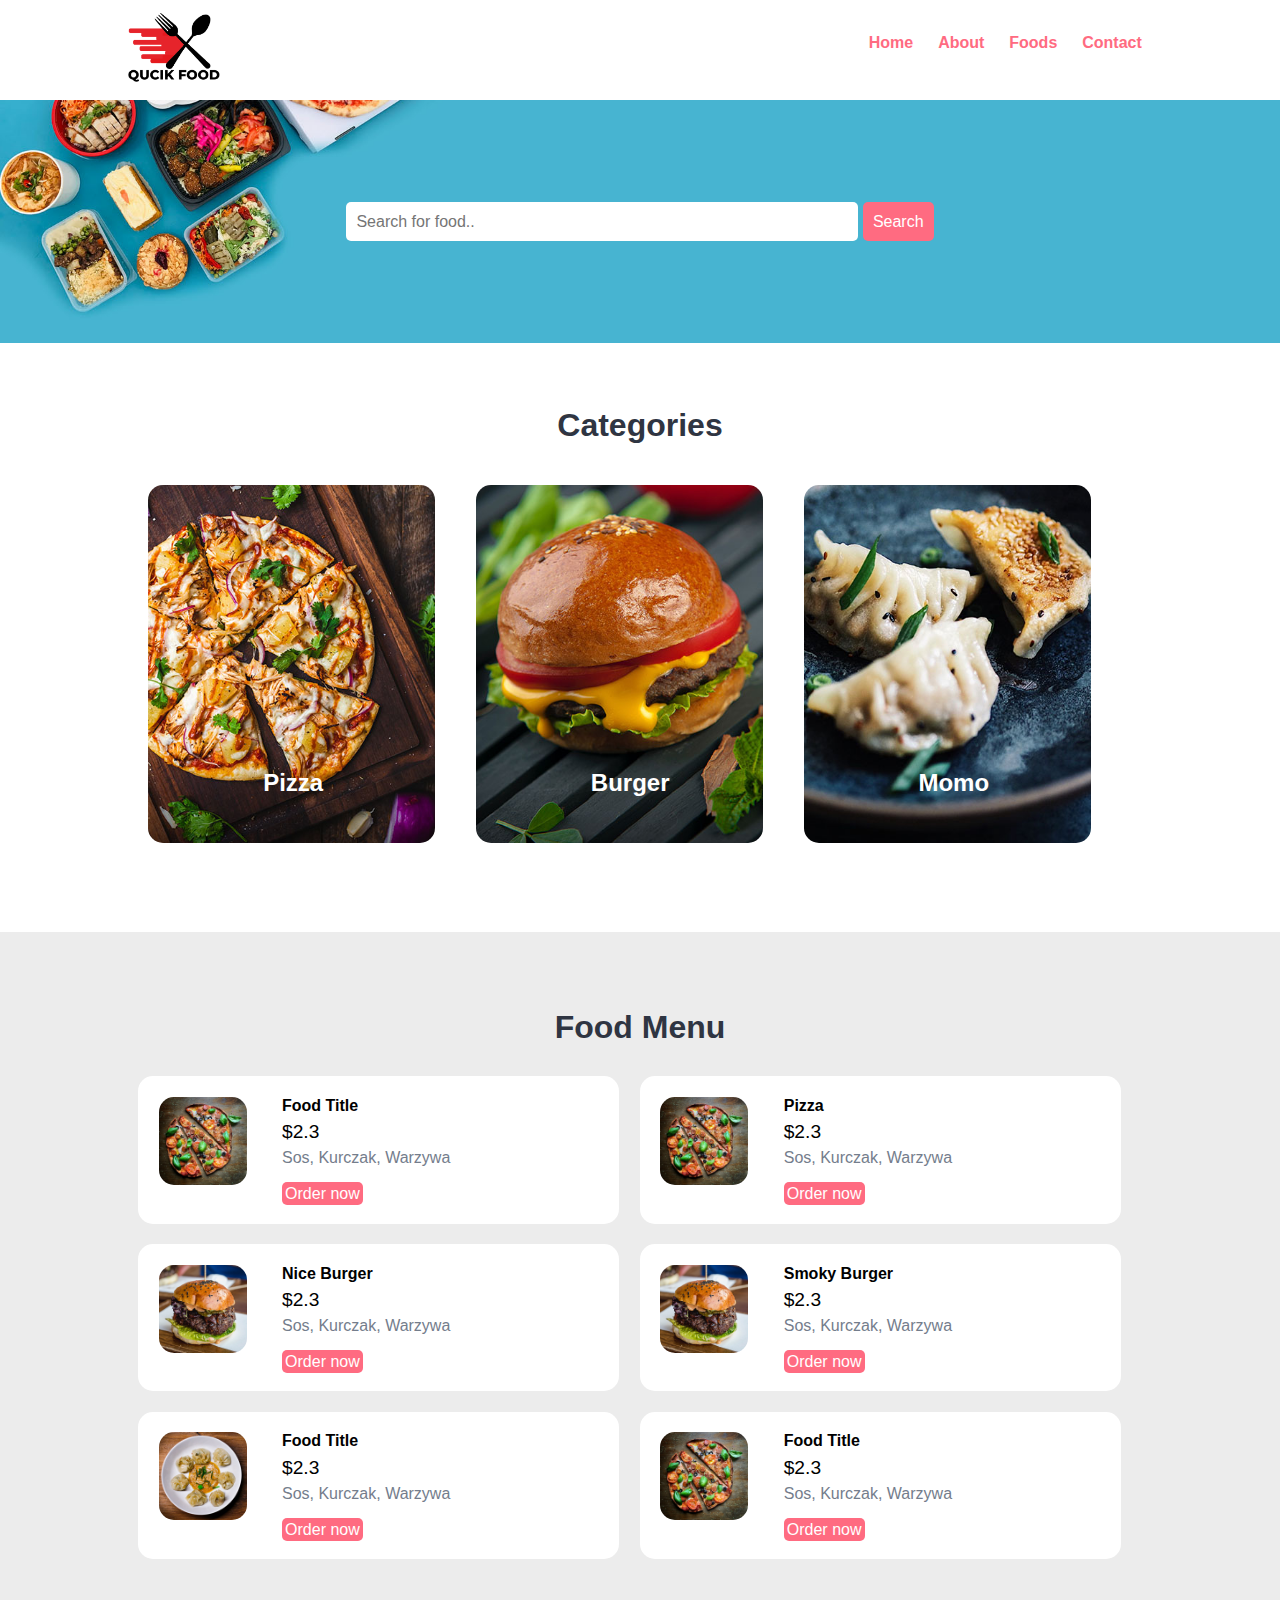
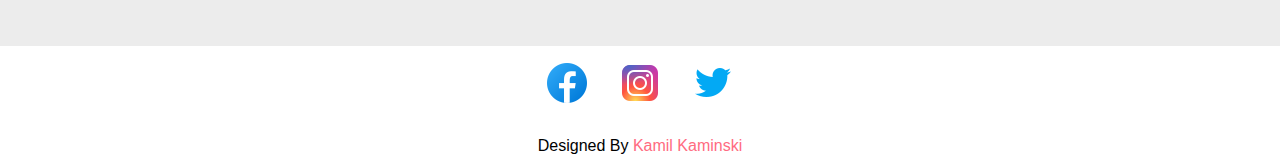
<file: index.html>
<!DOCTYPE html>
<html lang="en">
  <head>
    <meta charset="UTF-8" />
    <meta http-equiv="X-UA-Compatible" content="IE=edge" />
    <!-- Wazne zeby strona byla responsywna -->
    <meta name="viewport" content="width=device-width, initial-scale=1.0" />
    <link rel="stylesheet" href="css/style.css" />
    <title>Restauracja</title>
  </head>
  <body>
    <!-- Sekcja Navbar -->
    <section class="navbar">
      <div class="container">
        <div class="logo">
          <img
            src="/images/logo.png"
            alt="Restaurant Logo"
            class="img-responsive"
          />
        </div>
        <div class="menu text-right">
          <ul>
            <li>
              <a href="#">Home</a>
            </li>
            <li>
              <a href="#">About</a>
            </li>
            <li>
              <a href="#">Foods</a>
            </li>
            <li>
              <a href="#">Contact</a>
            </li>
          </ul>
        </div>

        <div class="clearfix"></div>
      </div>
    </section>
    <!-- Sekcja Navbar sie konczy -->

    <!-- Sekcja wyszukiwania -->
    <section class="food-search text-center">
      <div class="container">
        <form action="">
          <input type="search" name="search" placeholder="Search for food.." />
          <input
            type="submit"
            name="submit"
            value="Search"
            class="btn btn-primary"
          />
        </form>
      </div>
    </section>
    <!-- Sekcja wyszukiwania sie konczy -->

    <!-- Sekcja kategorii -->
    <section class="categories">
      <div class="container">
        <h2 class="text-center">Categories</h2>

        <a href="#">
          <div class="box-3 float-container">
            <img
              src="images/pizza.jpg"
              alt="Pizza"
              class="img-responsive img-curve"
            />
            <h3 class="float-text text-white">Pizza</h3>
          </div>
        </a>

        <a href="#">
          <div class="box-3 float-container">
            <img
              src="images/burger.jpg"
              alt="Burger"
              class="img-responsive img-curve"
            />
            <h3 class="float-text text-white">Burger</h3>
          </div>
        </a>

        <a href="#">
          <div class="box-3 float-container">
            <img
              src="images/momo.jpg"
              alt="Momo"
              class="img-responsive img-curve"
            />
            <h3 class="float-text text-white">Momo</h3>
          </div>
        </a>

        <div class="clearfix"></div>
      </div>
    </section>
    <!-- Sekcja kategorii sie konczy -->

    <!-- Sekcja menu -->
    <section class="food-menu">
      <div class="container">
        <h2 class="text-center">Food Menu</h2>

        <div class="food-menu-box">
          <div class="food-menu-img">
            <img
              src="/images/menu-pizza.jpg"
              alt="Pizza"
              class="img-responsive img-curve"
            />
          </div>

          <div class="food-menu-desc">
            <h4>Food Title</h4>
            <p class="food-price">$2.3</p>
            <p class="food-detail">Sos, Kurczak, Warzywa</p>
            <br />

            <a href="#" class="btn btn-primary"> Order now </a>
          </div>
        </div>

        <div class="food-menu-box">
          <div class="food-menu-img">
            <img
              src="/images/menu-pizza.jpg"
              alt="Pizza"
              class="img-responsive img-curve"
            />
          </div>

          <div class="food-menu-desc">
            <h4>Pizza</h4>
            <p class="food-price">$2.3</p>
            <p class="food-detail">Sos, Kurczak, Warzywa</p>
            <br />

            <a href="#" class="btn btn-primary"> Order now </a>
          </div>
        </div>

        <div class="food-menu-box">
          <div class="food-menu-img">
            <img
              src="/images/menu-burger.jpg"
              alt="Pizza"
              class="img-responsive img-curve"
            />
          </div>

          <div class="food-menu-desc">
            <h4>Nice Burger</h4>
            <p class="food-price">$2.3</p>
            <p class="food-detail">Sos, Kurczak, Warzywa</p>
            <br />

            <a href="#" class="btn btn-primary"> Order now </a>
          </div>
        </div>

        <div class="food-menu-box">
          <div class="food-menu-img">
            <img
              src="/images/menu-burger.jpg"
              alt="Pizza"
              class="img-responsive img-curve"
            />
          </div>

          <div class="food-menu-desc">
            <h4>Smoky Burger</h4>
            <p class="food-price">$2.3</p>
            <p class="food-detail">Sos, Kurczak, Warzywa</p>
            <br />

            <a href="#" class="btn btn-primary"> Order now </a>
          </div>
        </div>

        <div class="food-menu-box">
          <div class="food-menu-img">
            <img
              src="/images/menu-momo.jpg"
              alt="Pizza"
              class="img-responsive img-curve"
            />
          </div>

          <div class="food-menu-desc">
            <h4>Food Title</h4>
            <p class="food-price">$2.3</p>
            <p class="food-detail">Sos, Kurczak, Warzywa</p>
            <br />

            <a href="#" class="btn btn-primary"> Order now </a>
          </div>
        </div>

        <div class="food-menu-box">
          <div class="food-menu-img">
            <img
              src="/images/menu-pizza.jpg"
              alt="Pizza"
              class="img-responsive img-curve"
            />
          </div>

          <div class="food-menu-desc">
            <h4>Food Title</h4>
            <p class="food-price">$2.3</p>
            <p class="food-detail">Sos, Kurczak, Warzywa</p>
            <br />

            <a href="#" class="btn btn-primary"> Order now </a>
          </div>
        </div>

        <div class="clearfix"></div>
      </div>
    </section>
    <!-- Sekcja menu sie konczy -->

    <!-- Sekcja social -->
    <section class="social">
      <div class="container text-center">
        <ul>
          <li>
            <a href="#"><img src="/images/facebook.png" alt="Facebook" /></a>
          </li>
          <li>
            <a href="#"><img src="/images/instagram.png" alt="Instagram" /></a>
          </li>
          <li>
            <a href="#"><img src="/images/twitter.png" alt="Twitter" /></a>
          </li>
        </ul>
      </div>
    </section>
    <!-- Sekcja social sie konczy -->

    <!-- Sekcja stopki -->
    <section class="footer">
      <div class="container text-center">
        <p>Designed By <a href="#">Kamil Kaminski</a></p>
      </div>
    </section>
    <!-- Sekcja stopki sie konczy -->
  </body>
</html>
</file>
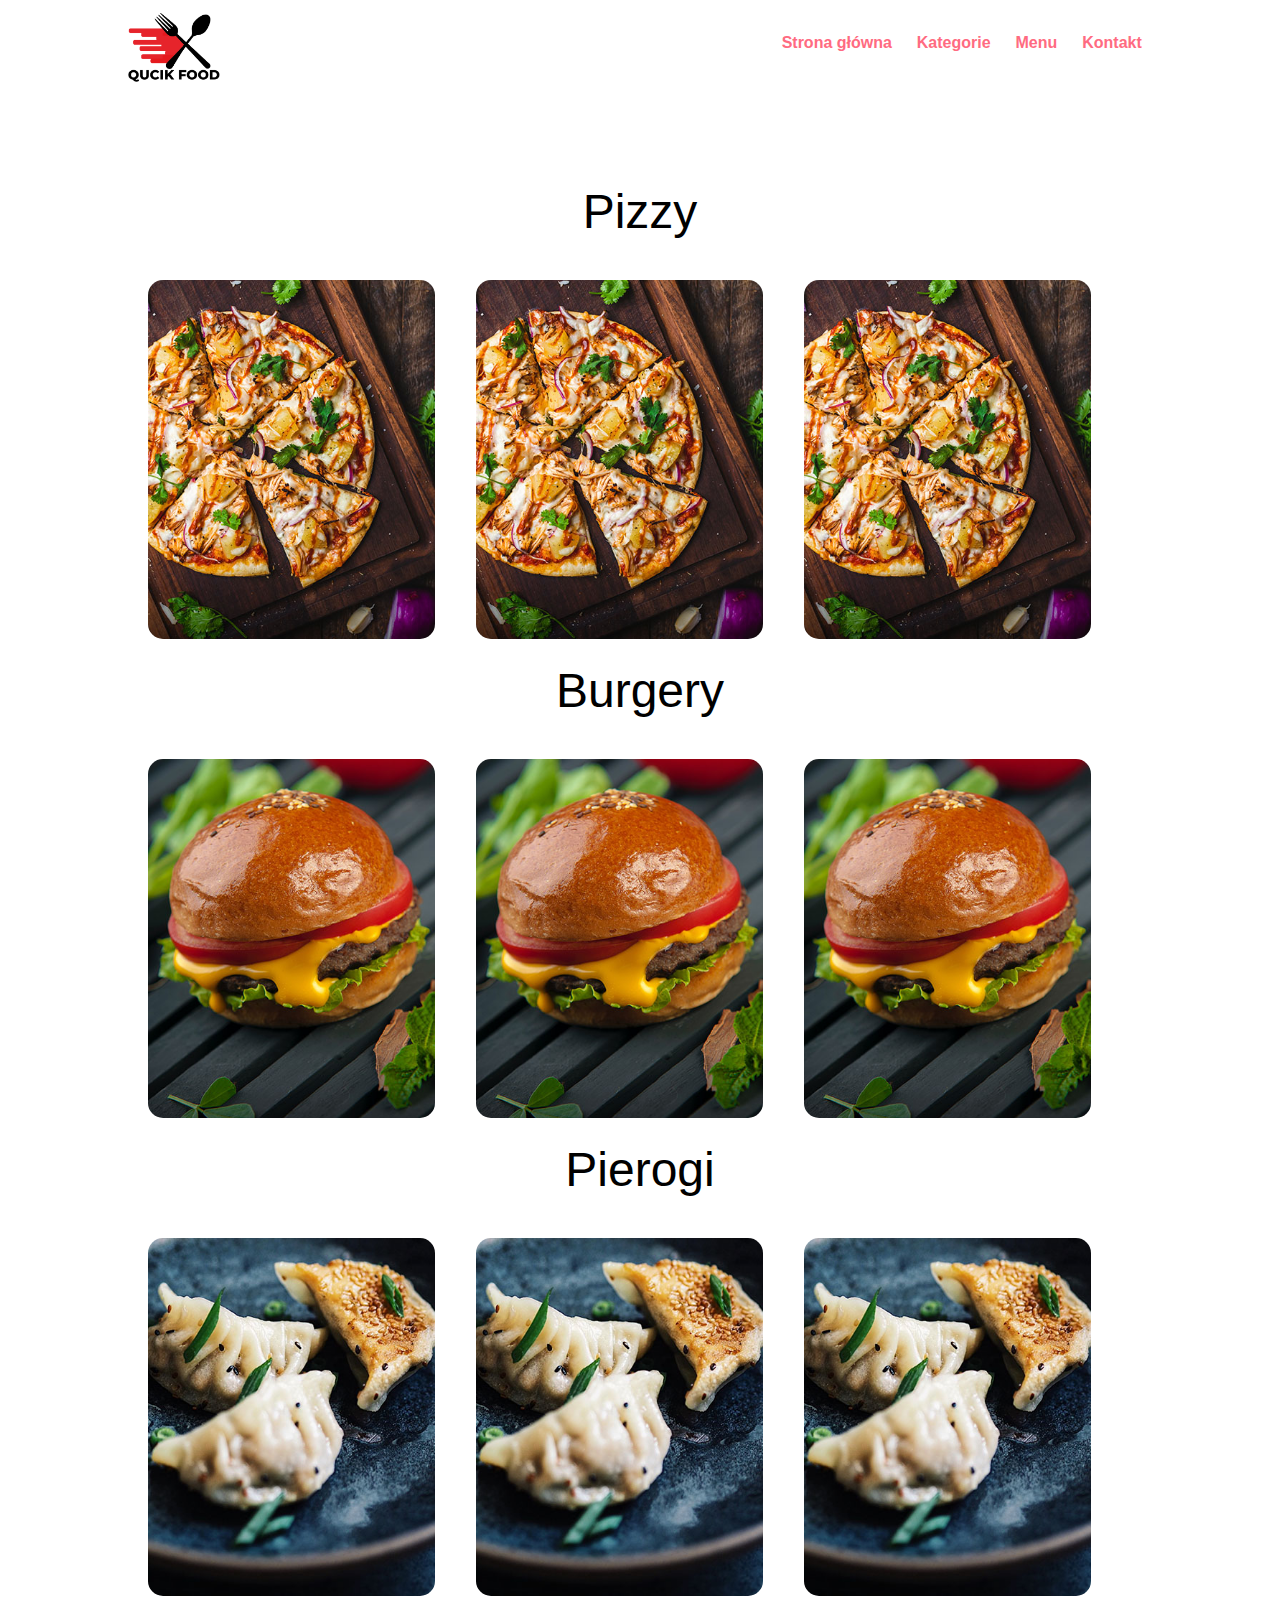
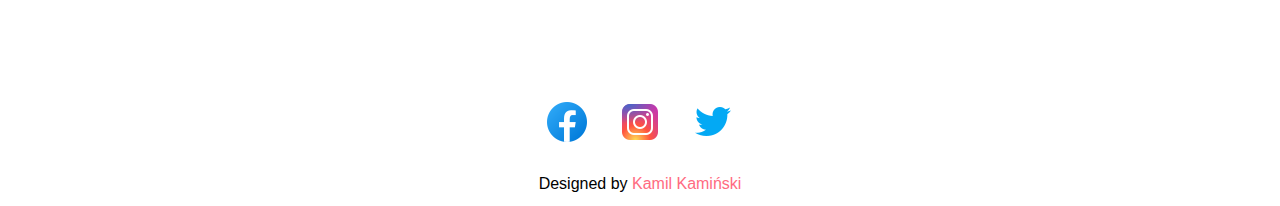
<file: categories.html>
<!DOCTYPE html>
<html lang="en">
  <head>
    <meta charset="UTF-8" />
    <meta http-equiv="X-UA-Compatible" content="IE=edge" />
    <!-- Wazne zeby strona byla responsywna -->
    <meta name="viewport" content="width=device-width, initial-scale=1.0" />
    <link rel="stylesheet" href="css/style.css" />
    <title>Restauracja</title>
  </head>
  <body>
    <!-- Sekcja Navbar -->
    <section class="navbar">
      <div class="container">
        <div class="logo">
          <img
            src="/images/logo.png"
            alt="Restaurant Logo"
            class="img-responsive"
          />
        </div>
        <div class="menu text-right">
          <ul>
            <li>
              <a href="glowna.html">Strona główna</a>
            </li>
            <li>
              <a href="categories.html">Kategorie</a>
            </li>
            <li>
              <a href="menu.html">Menu</a>
            </li>
            <li>
              <a href="contact.html">Kontakt</a>
            </li>
          </ul>
        </div>

        <div class="clearfix"></div>
      </div>
    </section>
    <!-- Sekcja Navbar sie konczy -->

    <!-- Sekcja kategorii -->
    <section class="categories">
      <div class="container">
        <div class="food-menu-title">Pizzy</div>

        <a href="menu.html">
          <div class="box-3 float-container">
            <img
              src="images/pizza.jpg"
              alt="Pizza"
              class="img-responsive img-curve"
            />
          </div>
        </a>

        <a href="menu.html">
          <div class="box-3 float-container">
            <img
              src="images/pizza.jpg"
              alt="Pizza"
              class="img-responsive img-curve"
            />
          </div>
        </a>

        <a href="menu.html">
          <div class="box-3 float-container">
            <img
              src="images/pizza.jpg"
              alt="Pizza"
              class="img-responsive img-curve"
            />
          </div>
        </a>

        <div class="food-menu-title">Burgery</div>
        <a href="menu.html">
          <div class="box-3 float-container">
            <img
              src="images/burger.jpg"
              alt="Burger"
              class="img-responsive img-curve"
            />
          </div>
        </a>

        <a href="menu.html">
          <div class="box-3 float-container">
            <img
              src="images/burger.jpg"
              alt="Burger"
              class="img-responsive img-curve"
            />
          </div>
        </a>

        <a href="menu.html">
          <div class="box-3 float-container">
            <img
              src="images/burger.jpg"
              alt="Burger"
              class="img-responsive img-curve"
            />
          </div>
        </a>

        <div class="food-menu-title">Pierogi</div>
        <a href="menu.html">
          <div class="box-3 float-container">
            <img
              src="images/pierogi.jpg"
              alt="Pierogi"
              class="img-responsive img-curve"
            />
          </div>
        </a>

        <a href="menu.html">
          <div class="box-3 float-container">
            <img
              src="images/pierogi.jpg"
              alt="Pierogi"
              class="img-responsive img-curve"
            />
          </div>
        </a>

        <a href="menu.html">
          <div class="box-3 float-container">
            <img
              src="images/pierogi.jpg"
              alt="Pierogi"
              class="img-responsive img-curve"
            />
          </div>
        </a>

        <div class="clearfix"></div>
      </div>
    </section>
    <!-- Sekcja kategorii sie konczy -->

    <!-- Sekcja social -->
    <section class="social">
      <div class="container text-center">
        <ul>
          <li>
            <a href="#"><img src="/images/facebook.png" alt="Facebook" /></a>
          </li>
          <li>
            <a href="#"><img src="/images/instagram.png" alt="Instagram" /></a>
          </li>
          <li>
            <a href="#"><img src="/images/twitter.png" alt="Twitter" /></a>
          </li>
        </ul>
      </div>
    </section>
    <!-- Sekcja social sie konczy -->

    <!-- Sekcja stopki -->
    <section class="footer">
      <div class="container text-center">
        <p>Designed by <a href="#">Kamil Kamiński</a></p>
      </div>
    </section>
    <!-- Sekcja stopki sie konczy -->
  </body>
</html>
</file>
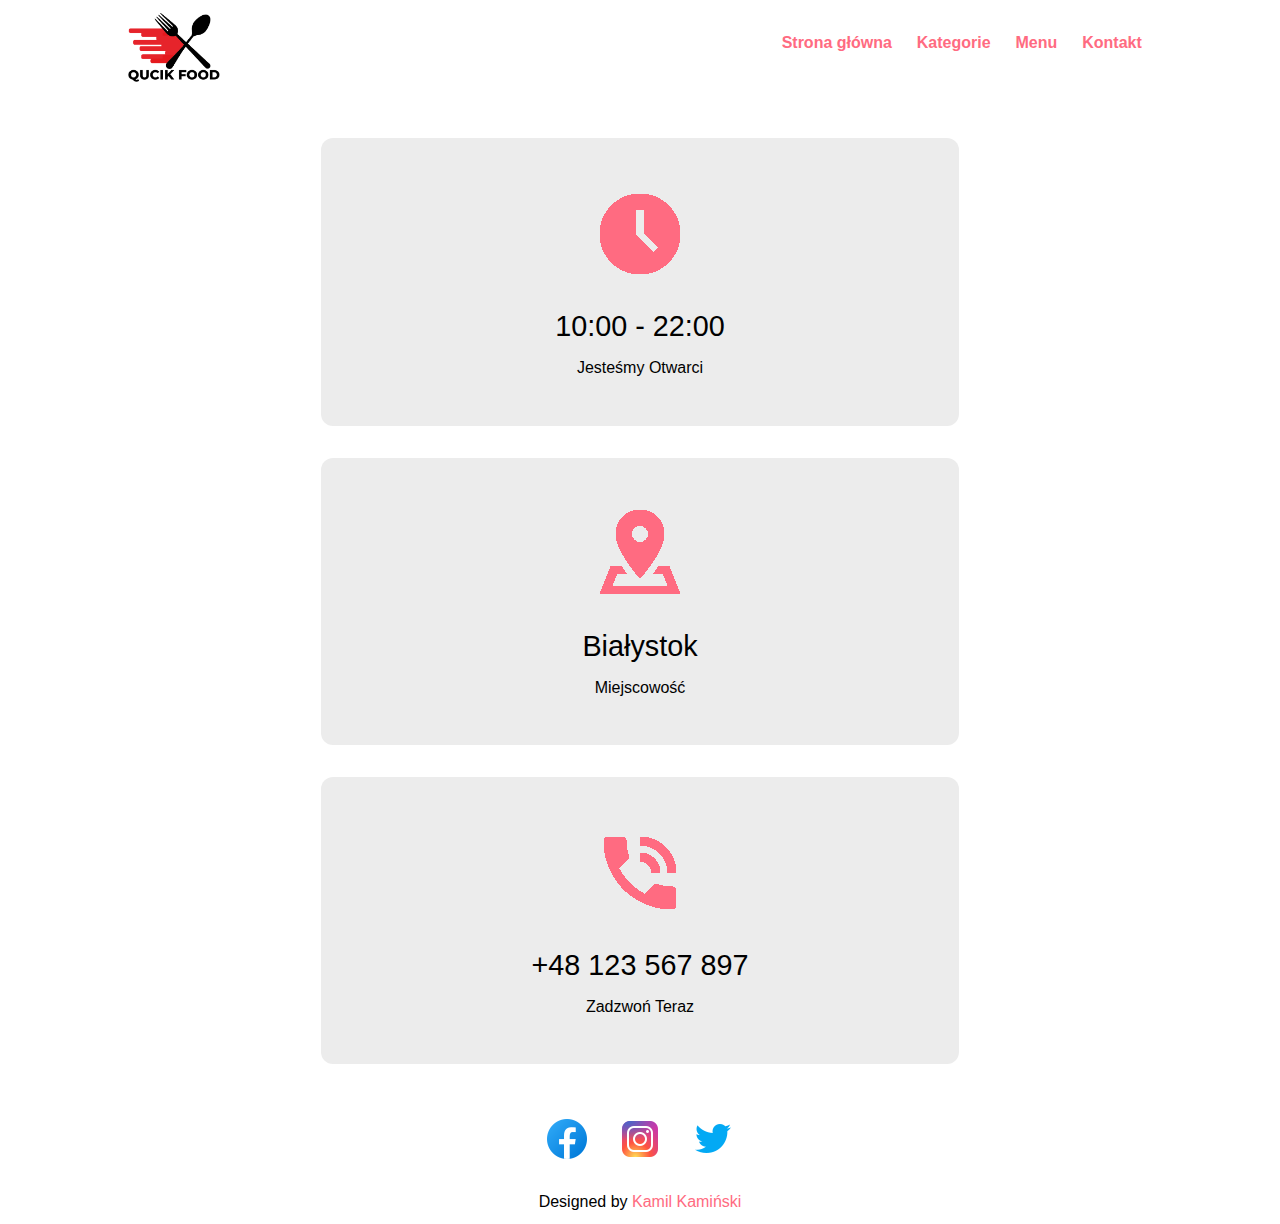
<file: contact.html>
<!DOCTYPE html>
<html lang="en">
  <head>
    <meta charset="UTF-8" />
    <meta http-equiv="X-UA-Compatible" content="IE=edge" />
    <!-- Wazne zeby strona byla responsywna -->
    <meta name="viewport" content="width=device-width, initial-scale=1.0" />
    <link rel="stylesheet" href="css/style.css" />
    <title>Restauracja</title>
  </head>
  <body>
    <!-- Sekcja Navbar -->
    <section class="navbar">
      <div class="container">
        <div class="logo">
          <img
            src="/images/logo.png"
            alt="Restaurant Logo"
            class="img-responsive"
          />
        </div>
        <div class="menu text-right">
          <ul>
            <li>
              <a href="glowna.html">Strona główna</a>
            </li>
            <li>
              <a href="categories.html">Kategorie</a>
            </li>
            <li>
              <a href="menu.html">Menu</a>
            </li>
            <li>
              <a href="contact.html">Kontakt</a>
            </li>
          </ul>
        </div>

        <div class="clearfix"></div>
      </div>
    </section>
    <!-- Sekcja Navbar sie konczy -->

    <!-- Informacje -->
    <section class="contact">
      <div class="cointainer">
        <div class="contact-wrapper">
          <div class="contact-info-item">
            <div class="contact-info-icon">
              <img src="/images/1.png" alt="icon" />
            </div>
            <h3 class="contact-info-title">10:00 - 22:00</h3>
            <p>Jesteśmy Otwarci</p>
          </div>
          <div class="contact-info-item">
            <div class="contact-info-icon">
              <img src="/images/2.png" alt="icon" />
            </div>
            <h3 class="contact-info-title">Białystok</h3>
            <p>Miejscowość</p>
          </div>
          <div class="contact-info-item">
            <div class="contact-info-icon">
              <img src="/images/3.png" alt="icon" />
            </div>
            <h3 class="contact-info-title">+48 123 567 897</h3>
            <p>Zadzwoń Teraz</p>
          </div>
        </div>
      </div>
    </section>
    <!-- Informacje się kończą -->

    <!-- Sekcja social -->
    <section class="social">
      <div class="container text-center">
        <ul>
          <li>
            <a href="#"><img src="/images/facebook.png" alt="Facebook" /></a>
          </li>
          <li>
            <a href="#"><img src="/images/instagram.png" alt="Instagram" /></a>
          </li>
          <li>
            <a href="#"><img src="/images/twitter.png" alt="Twitter" /></a>
          </li>
        </ul>
      </div>
    </section>
    <!-- Sekcja social sie konczy -->

    <!-- Sekcja stopki -->
    <section class="footer">
      <div class="container text-center">
        <p>Designed by <a href="#">Kamil Kamiński</a></p>
      </div>
    </section>
    <!-- Sekcja stopki sie konczy -->
  </body>
</html>
</file>
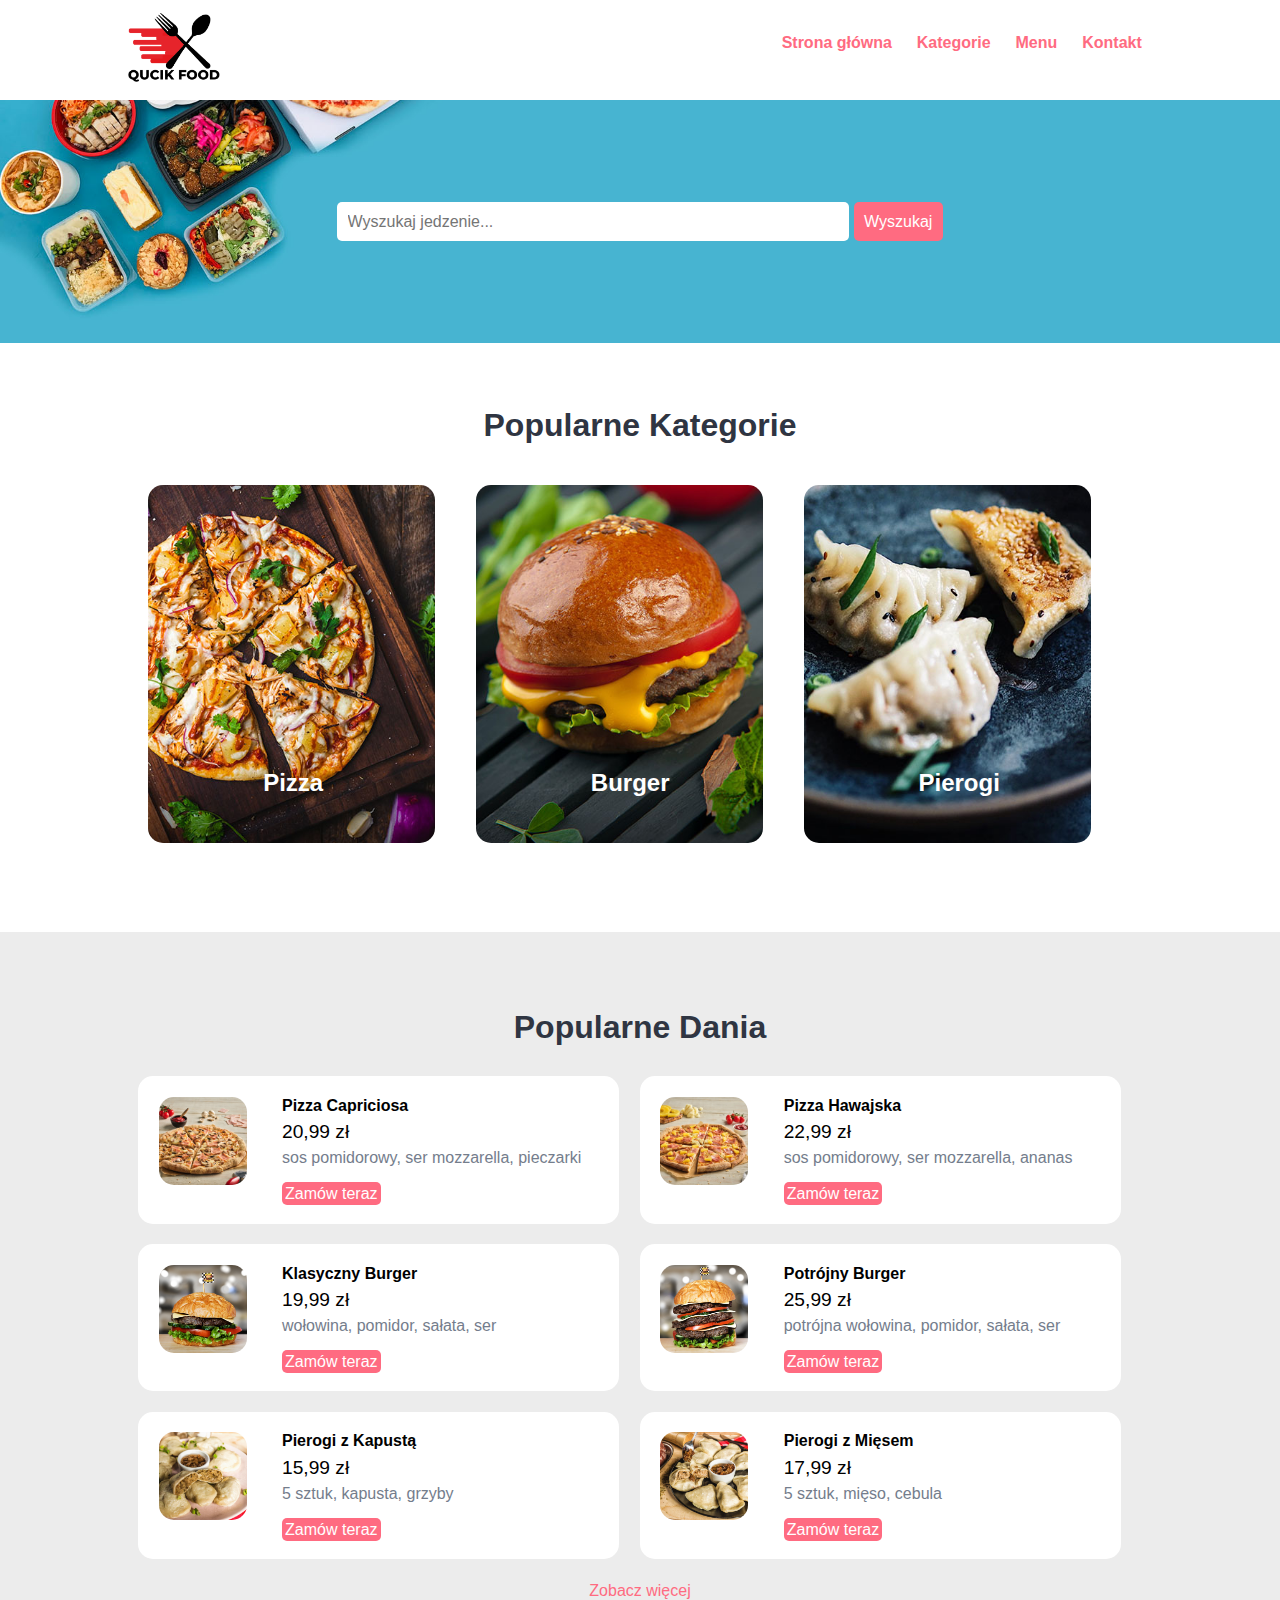
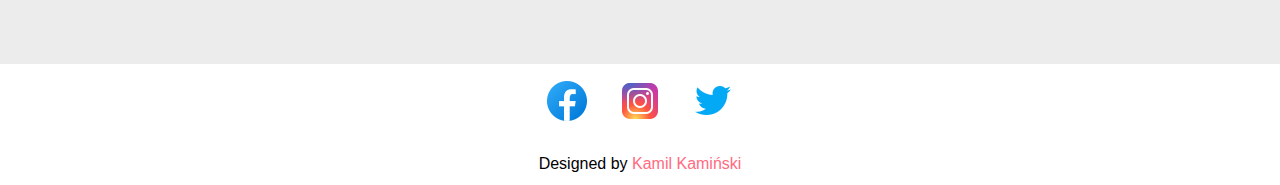
<file: glowna.html>
<!DOCTYPE html>
<html lang="en">
  <head>
    <meta charset="UTF-8" />
    <meta http-equiv="X-UA-Compatible" content="IE=edge" />
    <!-- Wazne zeby strona byla responsywna -->
    <meta name="viewport" content="width=device-width, initial-scale=1.0" />
    <link rel="stylesheet" href="css/style.css" />
    <title>Restauracja</title>
  </head>
  <body>
    <!-- Sekcja Navbar -->
    <section class="navbar">
      <div class="container">
        <div class="logo">
          <img
            src="/images/logo.png"
            alt="Restaurant Logo"
            class="img-responsive"
          />
        </div>
        <div class="menu text-right">
          <ul>
            <li>
              <a href="glowna.html">Strona główna</a>
            </li>
            <li>
              <a href="categories.html">Kategorie</a>
            </li>
            <li>
              <a href="menu.html">Menu</a>
            </li>
            <li>
              <a href="contact.html">Kontakt</a>
            </li>
          </ul>
        </div>

        <div class="clearfix"></div>
      </div>
    </section>
    <!-- Sekcja Navbar sie konczy -->

    <!-- Sekcja wyszukiwania -->
    <section class="food-search text-center">
      <div class="container">
        <form action="">
          <input
            type="search"
            name="search"
            placeholder="Wyszukaj jedzenie..."
          />
          <input
            type="submit"
            name="submit"
            value="Wyszukaj"
            class="btn btn-primary"
          />
        </form>
      </div>
    </section>
    <!-- Sekcja wyszukiwania sie konczy -->

    <!-- Sekcja kategorii -->
    <section class="categories">
      <div class="container">
        <h2 class="text-center">Popularne Kategorie</h2>

        <a href="categories.html">
          <div class="box-3 float-container">
            <img
              src="images/pizza.jpg"
              alt="Pizza"
              class="img-responsive img-curve"
            />
            <h3 class="float-text text-white">Pizza</h3>
          </div>
        </a>

        <a href="categories.html">
          <div class="box-3 float-container">
            <img
              src="images/burger.jpg"
              alt="Burger"
              class="img-responsive img-curve"
            />
            <h3 class="float-text text-white">Burger</h3>
          </div>
        </a>

        <a href="categories.html">
          <div class="box-3 float-container">
            <img
              src="images/pierogi.jpg"
              alt="Pierogi"
              class="img-responsive img-curve"
            />
            <h3 class="float-text text-white">Pierogi</h3>
          </div>
        </a>

        <div class="clearfix"></div>
      </div>
    </section>
    <!-- Sekcja kategorii sie konczy -->

    <!-- Sekcja menu -->
    <section class="food-menu">
      <div class="container">
        <h2 class="text-center">Popularne Dania</h2>

        <div class="food-menu-box">
          <div class="food-menu-img">
            <img
              src="/images/menu-pizza1.jpeg"
              alt="Pizza"
              class="img-responsive img-curve"
            />
          </div>

          <div class="food-menu-desc">
            <h4>Pizza Capriciosa</h4>
            <p class="food-price">20,99 zł</p>
            <p class="food-detail">sos pomidorowy, ser mozzarella, pieczarki</p>
            <br />

            <a href="order.html" class="btn btn-primary"> Zamów teraz </a>
          </div>
        </div>

        <div class="food-menu-box">
          <div class="food-menu-img">
            <img
              src="/images/menu-pizza2.jpeg"
              alt="Pizza"
              class="img-responsive img-curve"
            />
          </div>

          <div class="food-menu-desc">
            <h4>Pizza Hawajska</h4>
            <p class="food-price">22,99 zł</p>
            <p class="food-detail">sos pomidorowy, ser mozzarella, ananas</p>
            <br />

            <a href="order.html" class="btn btn-primary"> Zamów teraz </a>
          </div>
        </div>

        <div class="food-menu-box">
          <div class="food-menu-img">
            <img
              src="/images/menu-burger1.jpeg"
              alt="Burger"
              class="img-responsive img-curve"
            />
          </div>

          <div class="food-menu-desc">
            <h4>Klasyczny Burger</h4>
            <p class="food-price">19,99 zł</p>
            <p class="food-detail">wołowina, pomidor, sałata, ser</p>
            <br />

            <a href="order.html" class="btn btn-primary"> Zamów teraz </a>
          </div>
        </div>

        <div class="food-menu-box">
          <div class="food-menu-img">
            <img
              src="/images/menu-burger2.jpeg"
              alt="Burger"
              class="img-responsive img-curve"
            />
          </div>

          <div class="food-menu-desc">
            <h4>Potrójny Burger</h4>
            <p class="food-price">25,99 zł</p>
            <p class="food-detail">potrójna wołowina, pomidor, sałata, ser</p>
            <br />

            <a href="order.html" class="btn btn-primary"> Zamów teraz </a>
          </div>
        </div>

        <div class="food-menu-box">
          <div class="food-menu-img">
            <img
              src="/images/menu-pierogi1.jpeg"
              alt="Pierogi"
              class="img-responsive img-curve"
            />
          </div>

          <div class="food-menu-desc">
            <h4>Pierogi z Kapustą</h4>
            <p class="food-price">15,99 zł</p>
            <p class="food-detail">5 sztuk, kapusta, grzyby</p>
            <br />

            <a href="order.html" class="btn btn-primary"> Zamów teraz </a>
          </div>
        </div>

        <div class="food-menu-box">
          <div class="food-menu-img">
            <img
              src="/images/menu-pierogi2.jpeg"
              alt="Pierogi"
              class="img-responsive img-curve"
            />
          </div>

          <div class="food-menu-desc">
            <h4>Pierogi z Mięsem</h4>
            <p class="food-price">17,99 zł</p>
            <p class="food-detail">5 sztuk, mięso, cebula</p>
            <br />

            <a href="order.html" class="btn btn-primary"> Zamów teraz </a>
          </div>
        </div>

        <div class="clearfix"></div>
      </div>
      <a href="menu.html">
        <p class="text-center">Zobacz więcej</p>
      </a>
    </section>
    <!-- Sekcja menu sie konczy -->

    <!-- Sekcja social -->
    <section class="social">
      <div class="container text-center">
        <ul>
          <li>
            <a href="#"><img src="/images/facebook.png" alt="Facebook" /></a>
          </li>
          <li>
            <a href="#"><img src="/images/instagram.png" alt="Instagram" /></a>
          </li>
          <li>
            <a href="#"><img src="/images/twitter.png" alt="Twitter" /></a>
          </li>
        </ul>
      </div>
    </section>
    <!-- Sekcja social sie konczy -->

    <!-- Sekcja stopki -->
    <section class="footer">
      <div class="container text-center">
        <p>Designed by <a href="#">Kamil Kamiński</a></p>
      </div>
    </section>
    <!-- Sekcja stopki sie konczy -->
  </body>
</html>
</file>
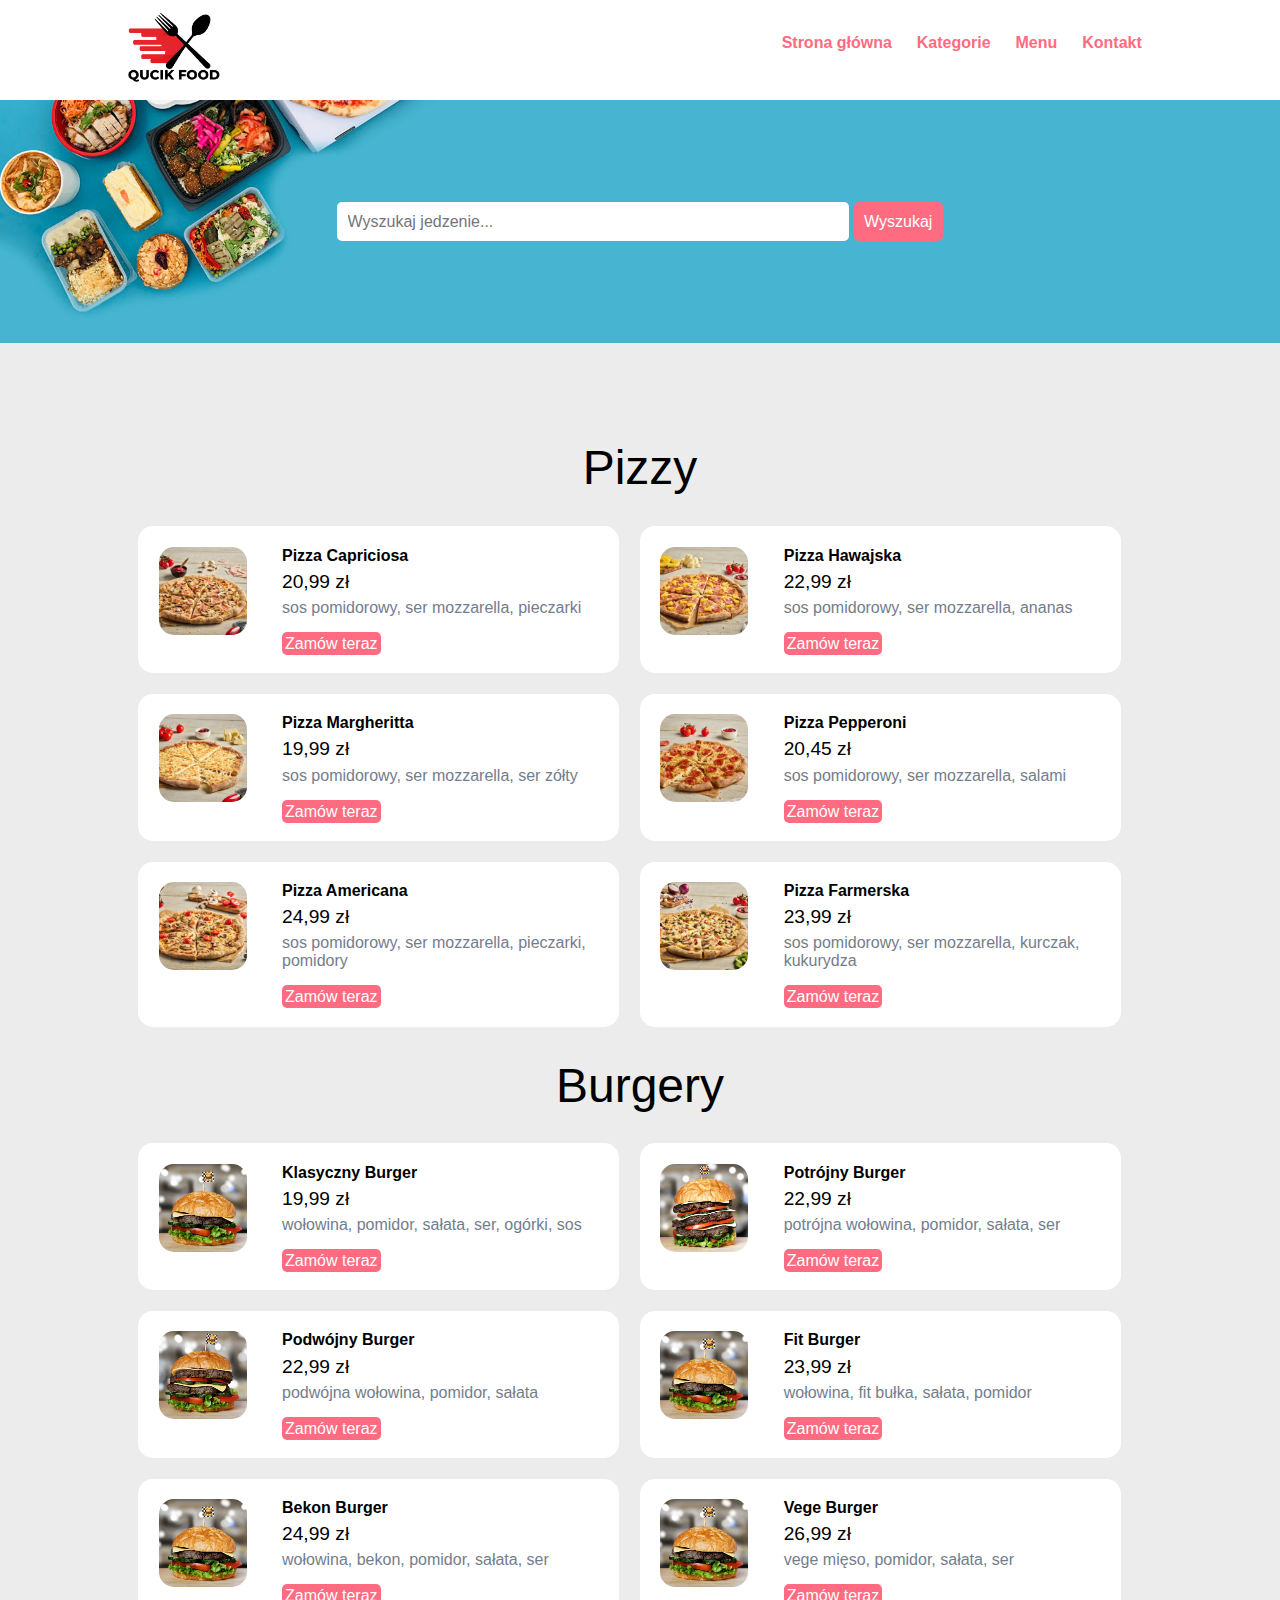
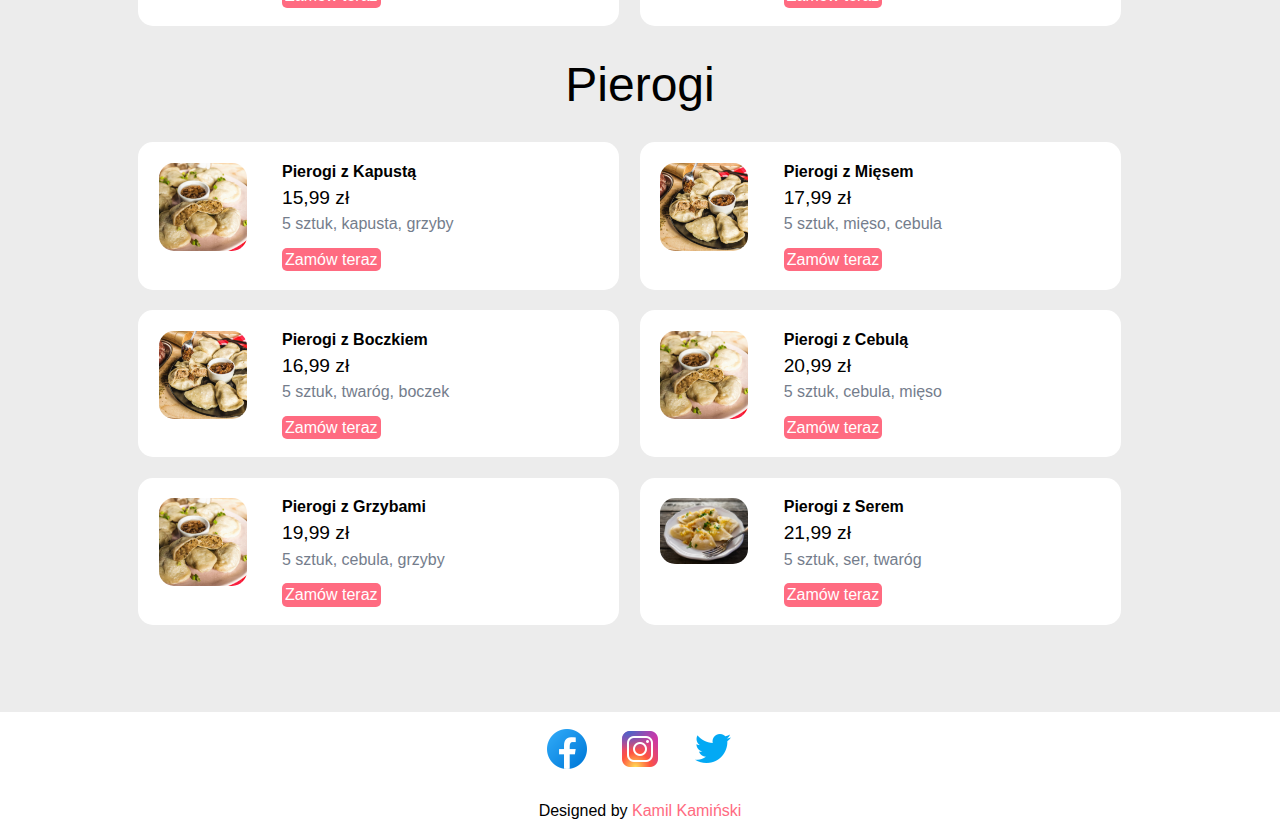
<file: menu.html>
<!DOCTYPE html>
<html lang="en">
  <head>
    <meta charset="UTF-8" />
    <meta http-equiv="X-UA-Compatible" content="IE=edge" />
    <!-- Wazne zeby strona byla responsywna -->
    <meta name="viewport" content="width=device-width, initial-scale=1.0" />
    <link rel="stylesheet" href="css/style.css" />
    <title>Restauracja</title>
  </head>
  <body>
    <!-- Sekcja Navbar -->
    <section class="navbar">
      <div class="container">
        <div class="logo">
          <img
            src="/images/logo.png"
            alt="Restaurant Logo"
            class="img-responsive"
          />
        </div>
        <div class="menu text-right">
          <ul>
            <li>
              <a href="glowna.html">Strona główna</a>
            </li>
            <li>
              <a href="categories.html">Kategorie</a>
            </li>
            <li>
              <a href="menu.html">Menu</a>
            </li>
            <li>
              <a href="contact.html">Kontakt</a>
            </li>
          </ul>
        </div>

        <div class="clearfix"></div>
      </div>
    </section>
    <!-- Sekcja Navbar sie konczy -->

    <!-- Sekcja wyszukiwania -->
    <section class="food-search text-center">
      <div class="container">
        <form action="">
          <input
            type="search"
            name="search"
            placeholder="Wyszukaj jedzenie..."
          />
          <input
            type="submit"
            name="submit"
            value="Wyszukaj"
            class="btn btn-primary"
          />
        </form>
      </div>
    </section>

    <!-- Sekcja wyszukiwania sie konczy -->

    <!-- Sekcja menu -->
    <section class="food-menu">
      <div class="container">
        <!-- Pizzy -->
        <div class="food-menu-title">Pizzy</div>

        <div class="food-menu-box">
          <div class="food-menu-img">
            <img
              src="/images/menu-pizza1.jpeg"
              alt="Pizza"
              class="img-responsive img-curve"
            />
          </div>

          <div class="food-menu-desc">
            <h4>Pizza Capriciosa</h4>
            <p class="food-price">20,99 zł</p>
            <p class="food-detail">sos pomidorowy, ser mozzarella, pieczarki</p>
            <br />

            <a href="order.html" class="btn btn-primary"> Zamów teraz </a>
          </div>
        </div>

        <div class="food-menu-box">
          <div class="food-menu-img">
            <img
              src="/images/menu-pizza2.jpeg"
              alt="Pizza"
              class="img-responsive img-curve"
            />
          </div>

          <div class="food-menu-desc">
            <h4>Pizza Hawajska</h4>
            <p class="food-price">22,99 zł</p>
            <p class="food-detail">sos pomidorowy, ser mozzarella, ananas</p>
            <br />

            <a href="order.html" class="btn btn-primary"> Zamów teraz</a>
          </div>
        </div>

        <div class="food-menu-box">
          <div class="food-menu-img">
            <img
              src="/images/menu-pizza3.jpeg"
              alt="Pizza"
              class="img-responsive img-curve"
            />
          </div>

          <div class="food-menu-desc">
            <h4>Pizza Margheritta</h4>
            <p class="food-price">19,99 zł</p>
            <p class="food-detail">sos pomidorowy, ser mozzarella, ser zółty</p>
            <br />

            <a href="order.html" class="btn btn-primary"> Zamów teraz </a>
          </div>
        </div>

        <div class="food-menu-box">
          <div class="food-menu-img">
            <img
              src="/images/menu-pizza4.jpeg"
              alt="Pizza"
              class="img-responsive img-curve"
            />
          </div>

          <div class="food-menu-desc">
            <h4>Pizza Pepperoni</h4>
            <p class="food-price">20,45 zł</p>
            <p class="food-detail">sos pomidorowy, ser mozzarella, salami</p>
            <br />

            <a href="order.html" class="btn btn-primary"> Zamów teraz </a>
          </div>
        </div>

        <div class="food-menu-box">
          <div class="food-menu-img">
            <img
              src="/images/menu-pizza5.jpeg"
              alt="Pizza"
              class="img-responsive img-curve"
            />
          </div>

          <div class="food-menu-desc">
            <h4>Pizza Americana</h4>
            <p class="food-price">24,99 zł</p>
            <p class="food-detail">
              sos pomidorowy, ser mozzarella, pieczarki, pomidory
            </p>
            <br />

            <a href="order.html" class="btn btn-primary"> Zamów teraz </a>
          </div>
        </div>

        <div class="food-menu-box">
          <div class="food-menu-img">
            <img
              src="/images/menu-pizza6.jpeg"
              alt="Pizza"
              class="img-responsive img-curve"
            />
          </div>

          <div class="food-menu-desc">
            <h4>Pizza Farmerska</h4>
            <p class="food-price">23,99 zł</p>
            <p class="food-detail">
              sos pomidorowy, ser mozzarella, kurczak, kukurydza
            </p>
            <br />

            <a href="order.html" class="btn btn-primary"> Zamów teraz </a>
          </div>
        </div>
        <div class="clearfix"></div>
        <!-- Pizzy się kończą -->

        <!-- Burgery -->
        <div class="food-menu-title">Burgery</div>

        <div class="food-menu-box">
          <div class="food-menu-img">
            <img
              src="/images/menu-burger1.jpeg"
              alt="Burger"
              class="img-responsive img-curve"
            />
          </div>

          <div class="food-menu-desc">
            <h4>Klasyczny Burger</h4>
            <p class="food-price">19,99 zł</p>
            <p class="food-detail">
              wołowina, pomidor, sałata, ser, ogórki, sos
            </p>
            <br />

            <a href="order.html" class="btn btn-primary"> Zamów teraz </a>
          </div>
        </div>

        <div class="food-menu-box">
          <div class="food-menu-img">
            <img
              src="/images/menu-burger2.jpeg"
              alt="Burger"
              class="img-responsive img-curve"
            />
          </div>

          <div class="food-menu-desc">
            <h4>Potrójny Burger</h4>
            <p class="food-price">22,99 zł</p>
            <p class="food-detail">potrójna wołowina, pomidor, sałata, ser</p>
            <br />

            <a href="order.html" class="btn btn-primary"> Zamów teraz </a>
          </div>
        </div>

        <div class="food-menu-box">
          <div class="food-menu-img">
            <img
              src="/images/menu-burger3.jpeg"
              alt="Burger"
              class="img-responsive img-curve"
            />
          </div>

          <div class="food-menu-desc">
            <h4>Podwójny Burger</h4>
            <p class="food-price">22,99 zł</p>
            <p class="food-detail">podwójna wołowina, pomidor, sałata</p>
            <br />

            <a href="order.html" class="btn btn-primary"> Zamów teraz </a>
          </div>
        </div>

        <div class="food-menu-box">
          <div class="food-menu-img">
            <img
              src="/images/menu-burger1.jpeg"
              alt="Burger"
              class="img-responsive img-curve"
            />
          </div>

          <div class="food-menu-desc">
            <h4>Fit Burger</h4>
            <p class="food-price">23,99 zł</p>
            <p class="food-detail">wołowina, fit bułka, sałata, pomidor</p>
            <br />

            <a href="order.html" class="btn btn-primary"> Zamów teraz </a>
          </div>
        </div>

        <div class="food-menu-box">
          <div class="food-menu-img">
            <img
              src="/images/menu-burger1.jpeg"
              alt="Burger"
              class="img-responsive img-curve"
            />
          </div>

          <div class="food-menu-desc">
            <h4>Bekon Burger</h4>
            <p class="food-price">24,99 zł</p>
            <p class="food-detail">wołowina, bekon, pomidor, sałata, ser</p>
            <br />

            <a href="order.html" class="btn btn-primary"> Zamów teraz </a>
          </div>
        </div>

        <div class="food-menu-box">
          <div class="food-menu-img">
            <img
              src="/images/menu-burger1.jpeg"
              alt="Burger"
              class="img-responsive img-curve"
            />
          </div>

          <div class="food-menu-desc">
            <h4>Vege Burger</h4>
            <p class="food-price">26,99 zł</p>
            <p class="food-detail">vege mięso, pomidor, sałata, ser</p>
            <br />

            <a href="order.html" class="btn btn-primary"> Zamów teraz </a>
          </div>
        </div>
        <div class="clearfix"></div>
        <!-- Burgery się kończą -->

        <!-- Pierogi -->
        <div class="food-menu-title">Pierogi</div>
        <div class="food-menu-box">
          <div class="food-menu-img">
            <img
              src="/images/menu-pierogi1.jpeg"
              alt="Pierogi"
              class="img-responsive img-curve"
            />
          </div>

          <div class="food-menu-desc">
            <h4>Pierogi z Kapustą</h4>
            <p class="food-price">15,99 zł</p>
            <p class="food-detail">5 sztuk, kapusta, grzyby</p>
            <br />

            <a href="order.html" class="btn btn-primary"> Zamów teraz </a>
          </div>
        </div>

        <div class="food-menu-box">
          <div class="food-menu-img">
            <img
              src="/images/menu-pierogi2.jpeg"
              alt="Pierogi"
              class="img-responsive img-curve"
            />
          </div>

          <div class="food-menu-desc">
            <h4>Pierogi z Mięsem</h4>
            <p class="food-price">17,99 zł</p>
            <p class="food-detail">5 sztuk, mięso, cebula</p>
            <br />

            <a href="order.html" class="btn btn-primary"> Zamów teraz </a>
          </div>
        </div>

        <div class="food-menu-box">
          <div class="food-menu-img">
            <img
              src="/images/menu-pierogi3.jpeg"
              alt="Pierogi"
              class="img-responsive img-curve"
            />
          </div>

          <div class="food-menu-desc">
            <h4>Pierogi z Boczkiem</h4>
            <p class="food-price">16,99 zł</p>
            <p class="food-detail">5 sztuk, twaróg, boczek</p>
            <br />

            <a href="order.html" class="btn btn-primary"> Zamów teraz </a>
          </div>
        </div>

        <div class="food-menu-box">
          <div class="food-menu-img">
            <img
              src="/images/menu-pierogi4.jpeg"
              alt="Pierogi"
              class="img-responsive img-curve"
            />
          </div>

          <div class="food-menu-desc">
            <h4>Pierogi z Cebulą</h4>
            <p class="food-price">20,99 zł</p>
            <p class="food-detail">5 sztuk, cebula, mięso</p>
            <br />

            <a href="order.html" class="btn btn-primary"> Zamów teraz </a>
          </div>
        </div>

        <div class="food-menu-box">
          <div class="food-menu-img">
            <img
              src="/images/menu-pierogi5.jpeg"
              alt="Pierogi"
              class="img-responsive img-curve"
            />
          </div>

          <div class="food-menu-desc">
            <h4>Pierogi z Grzybami</h4>
            <p class="food-price">19,99 zł</p>
            <p class="food-detail">5 sztuk, cebula, grzyby</p>
            <br />

            <a href="order.html" class="btn btn-primary"> Zamów teraz </a>
          </div>
        </div>

        <div class="food-menu-box">
          <div class="food-menu-img">
            <img
              src="/images/menu-pierogi6.jpeg"
              alt="Pierogi"
              class="img-responsive img-curve"
            />
          </div>

          <div class="food-menu-desc">
            <h4>Pierogi z Serem</h4>
            <p class="food-price">21,99 zł</p>
            <p class="food-detail">5 sztuk, ser, twaróg</p>
            <br />

            <a href="order.html" class="btn btn-primary"> Zamów teraz </a>
          </div>
        </div>

        <div class="clearfix"></div>
      </div>
    </section>
    <!-- Pierogi się kończą-->
    <!-- Sekcja menu sie konczy -->

    <!-- Sekcja social -->
    <section class="social">
      <div class="container text-center">
        <ul>
          <li>
            <a href="#"><img src="/images/facebook.png" alt="Facebook" /></a>
          </li>
          <li>
            <a href="#"><img src="/images/instagram.png" alt="Instagram" /></a>
          </li>
          <li>
            <a href="#"><img src="/images/twitter.png" alt="Twitter" /></a>
          </li>
        </ul>
      </div>
    </section>
    <!-- Sekcja social sie konczy -->

    <!-- Sekcja stopki -->
    <section class="footer">
      <div class="container text-center">
        <p>Designed by <a href="#">Kamil Kamiński</a></p>
      </div>
    </section>
    <!-- Sekcja stopki sie konczy -->
  </body>
</html>
</file>
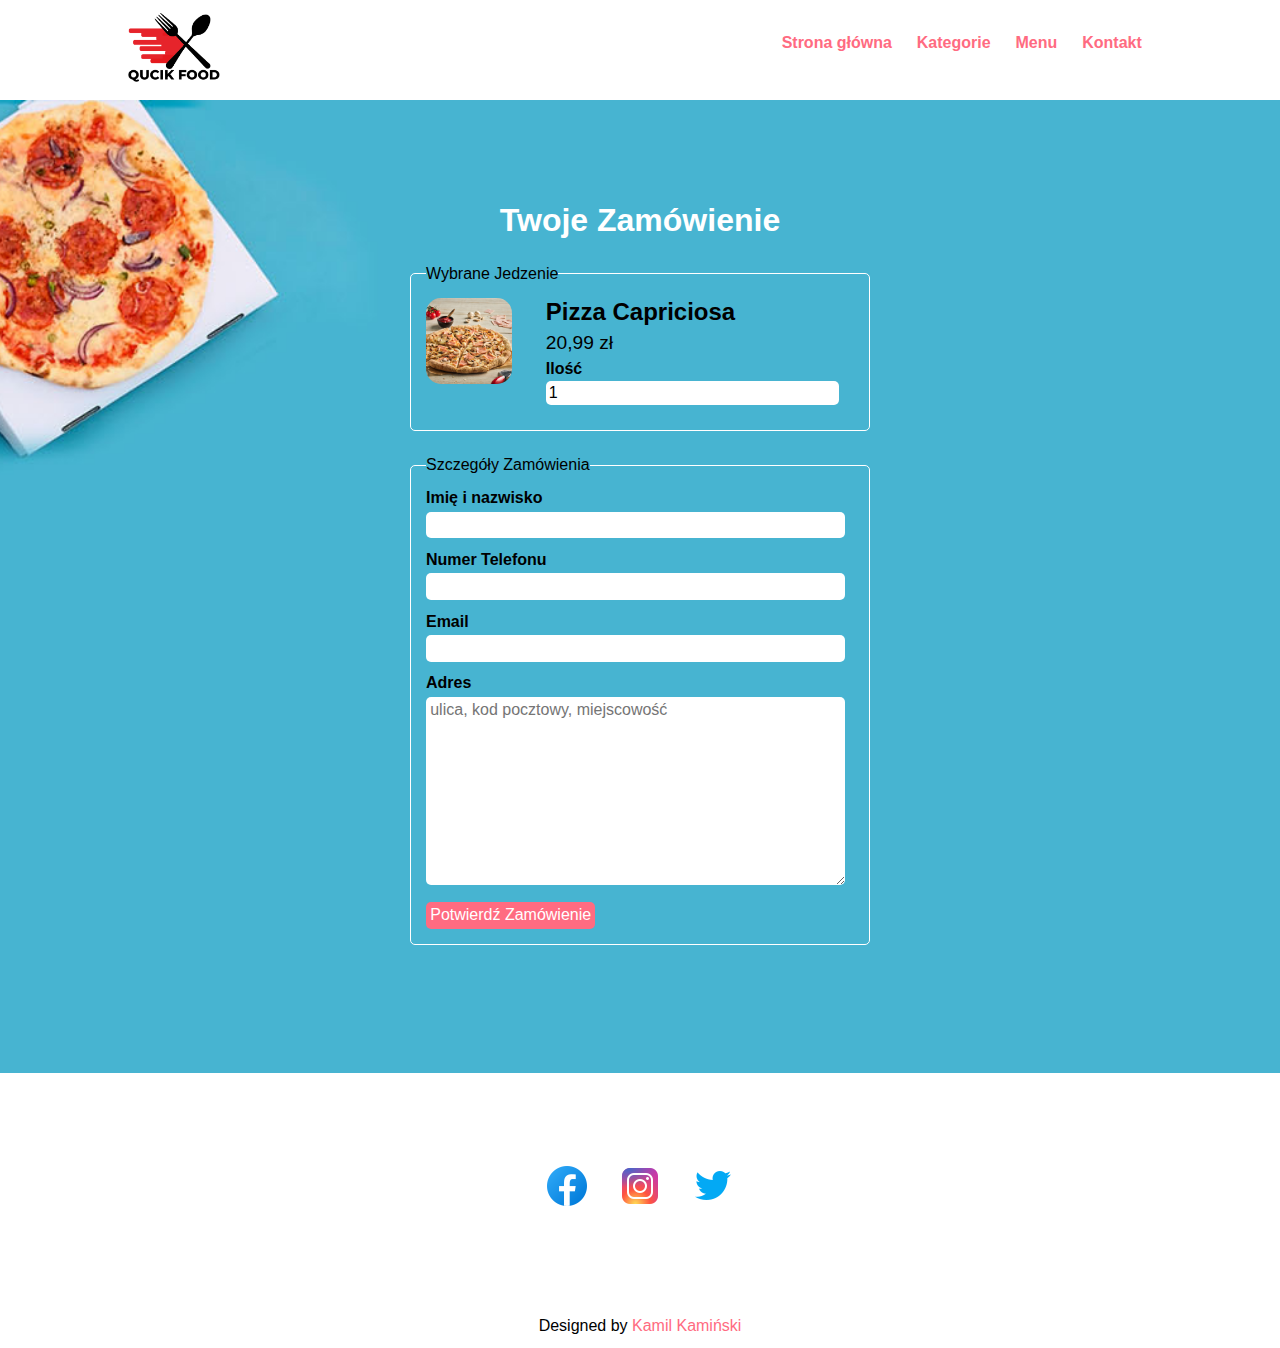
<file: order.html>
<!DOCTYPE html>
<html lang="pl">
  <head>
    <meta charset="UTF-8" />
    <meta http-equiv="X-UA-Compatible" content="IE=edge" />
    <!-- Wazne zeby strona byla responsywna -->
    <meta name="viewport" content="width=device-width, initial-scale=1.0" />
    <link rel="stylesheet" href="css/style.css" />
    <title>Restauracja</title>
  </head>
  <body>
    <!-- Sekcja Navbar -->
    <section class="navbar">
      <div class="container">
        <div class="logo">
          <img
            src="/images/logo.png"
            alt="Restaurant Logo"
            class="img-responsive"
          />
        </div>
        <div class="menu text-right">
          <ul>
            <li>
              <a href="glowna.html">Strona główna</a>
            </li>
            <li>
              <a href="categories.html">Kategorie</a>
            </li>
            <li>
              <a href="menu.html">Menu</a>
            </li>
            <li>
              <a href="contact.html">Kontakt</a>
            </li>
          </ul>
        </div>

        <div class="clearfix"></div>
      </div>
    </section>
    <!-- Sekcja Navbar sie konczy -->

    <!-- Sekcja formularza -->
    <section class="food-search">
      <div class="container">
        <h2 class="text-center text-white">Twoje Zamówienie</h2>

        <form action="#" class="order">
          <fieldset>
            <legend>Wybrane Jedzenie</legend>

            <div class="food-menu-img">
              <img
                src="images/menu-pizza1.jpeg"
                alt="Pizza"
                class="img-responsive img-curve"
              />
            </div>

            <div class="food-menu-desc">
              <h3>Pizza Capriciosa</h3>
              <p class="food-price">20,99 zł</p>
              <div class="order-label">Ilość</div>
              <input
                type="number"
                name="qty"
                class="input-responsive"
                value="1"
                required
              />
            </div>
          </fieldset>

          <fieldset>
            <legend>Szczegóły Zamówienia</legend>
            <div class="order-label">Imię i nazwisko</div>
            <input
              type="text"
              name="full-name"
              placeholder=""
              class="input-responsive"
              required
            />

            <div class="order-label">Numer Telefonu</div>
            <input
              type="tel"
              name="contact"
              placeholder=""
              class="input-responsive"
              required
            />

            <div class="order-label">Email</div>
            <input
              type="email"
              name="email"
              placeholder=""
              class="input-responsive"
              required
            />

            <div class="order-label">Adres</div>
            <textarea
              name="address"
              rows="10"
              placeholder="ulica, kod pocztowy, miejscowość"
              class="input-responsive"
              required
            ></textarea>

            <input
              type="submit"
              name="submit"
              value="Potwierdź Zamówienie"
              class="btn btn-primary"
            />
          </fieldset>
        </form>
      </div>
    </section>
    <!-- Sekcja wyszukiwania sie konczy -->

    <!-- Sekcja social -->
    <section class="social">
      <div class="container-order text-center">
        <ul>
          <li>
            <a href="#"><img src="/images/facebook.png" alt="Facebook" /></a>
          </li>
          <li>
            <a href="#"><img src="/images/instagram.png" alt="Instagram" /></a>
          </li>
          <li>
            <a href="#"><img src="/images/twitter.png" alt="Twitter" /></a>
          </li>
        </ul>
      </div>
    </section>
    <!-- Sekcja social sie konczy -->

    <!-- Sekcja stopki -->
    <section class="footer">
      <div class="container text-center">
        <p>Designed by <a href="#">Kamil Kamiński</a></p>
      </div>
    </section>
    <!-- Sekcja stopki sie konczy -->
  </body>
</html>
</file>
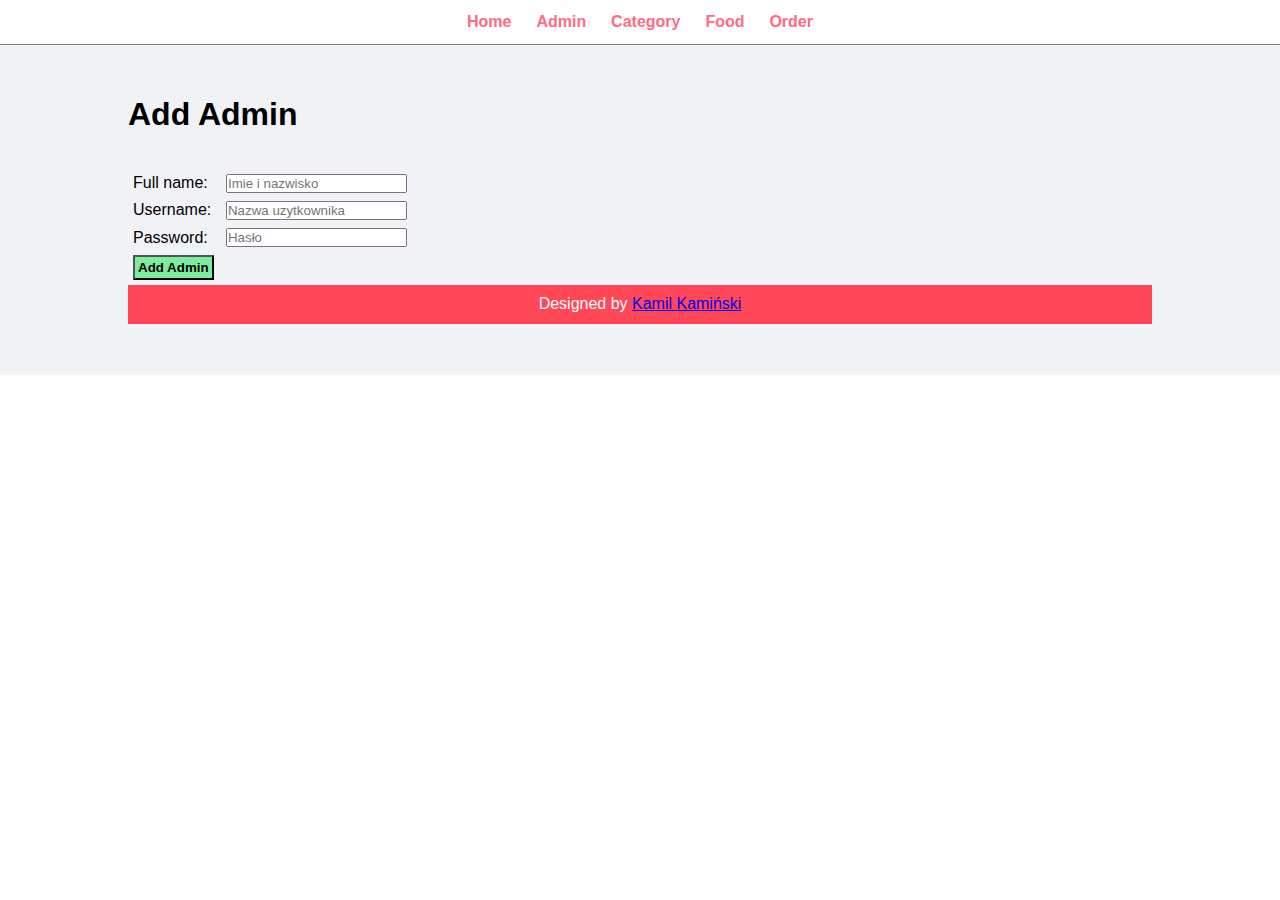
<file: admin/add-admin.html>
<!DOCTYPE html>
<html lang="en">
  <head>
    <meta charset="UTF-8" />
    <meta http-equiv="X-UA-Compatible" content="IE=edge" />
    <meta name="viewport" content="width=device-width, initial-scale=1.0" />
    <link rel="stylesheet" href="/css/admin.css" />
    <title>Add Admin</title>
  </head>
  <body>
    <!-- Sekcja menu -->
    <div class="menu text-center">
      <div class="wrapper">
        <ul>
          <li><a href="home.html">Home</a></li>
          <li><a href="manage-admin.html">Admin</a></li>
          <li><a href="manage-categories.html">Category</a></li>
          <li><a href="manage-food.html">Food</a></li>
          <li><a href="manage-order.html">Order</a></li>
        </ul>
      </div>
    </div>
    <!-- Sekcja menu się kończy -->

    <div class="main-content">
      <div class="wrapper">
        <h1>Add Admin</h1>
        <br><br>

        <!-- Dodawanie admina -->
        <form action="" method="POST">
            <table class="tbl-30">
                <tr>
                    <td>Full name: </td>
                    <td>
                        <input type="text" name="full_name" placeholder="Imie i nazwisko">
                    </td>
                </tr>
                <tr>
                    <td>Username: </td>
                    <td>
                        <input type="text" name="username" placeholder="Nazwa uzytkownika">
                    </td>
                </tr>
                <tr>
                    <td>Password: </td>
                    <td>
                        <input type="password" name="password" placeholder="Hasło">
                    </td>
                </tr>
                <tr>
                    <td colspan="2">
                        <input type="submit" name="submit" value="Add Admin" class="btn-secondary">
                    </td>
                </tr>
            </table>
        </form>
        <!-- Dodawanie admina się kończy -->
        
    <!-- Stopka -->
    <div class="footer">
      <div class="wrapper">
        <p class="text-center">Designed by <a href="#">Kamil Kamiński</a></p>
      </div>
    </div>
    <!-- Stopka się kończy -->
  </body>
</html>
</file>
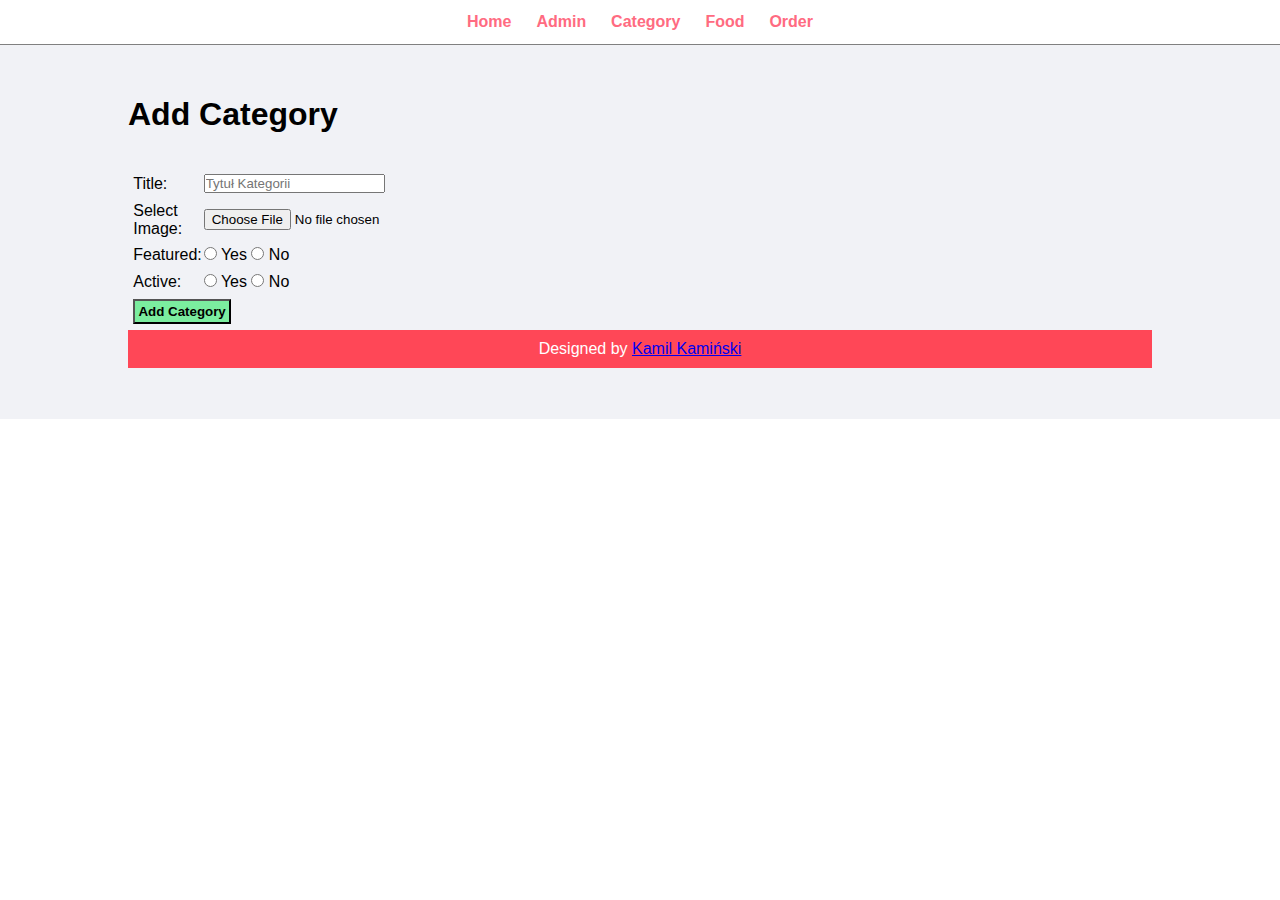
<file: admin/add-category.html>
<!DOCTYPE html>
<html lang="en">
  <head>
    <meta charset="UTF-8" />
    <meta http-equiv="X-UA-Compatible" content="IE=edge" />
    <meta name="viewport" content="width=device-width, initial-scale=1.0" />
    <link rel="stylesheet" href="/css/admin.css" />
    <title>Add Category</title>
  </head>
  <body>
    <!-- Sekcja menu -->
    <div class="menu text-center">
      <div class="wrapper">
        <ul>
          <li><a href="home.html">Home</a></li>
          <li><a href="manage-admin.html">Admin</a></li>
          <li><a href="manage-categories.html">Category</a></li>
          <li><a href="manage-food.html">Food</a></li>
          <li><a href="manage-order.html">Order</a></li>
        </ul>
      </div>
    </div>
    <!-- Sekcja menu się kończy -->

    <div class="main-content">
      <div class="wrapper">
        <h1>Add Category</h1>
        <br><br>

        <!-- Dodawanie kategorii -->
        <form action="" method="POST">
            <table class="tbl-30">
                <tr>
                    <td>Title: </td>
                    <td>
                        <input type="text" name="title" placeholder="Tytuł Kategorii">
                    </td>
                </tr>
                <tr>
                    <td>Select Image: </td>
                    <td>
                        <input type="file" name="image">
                    </td>
                </tr>
                <tr>
                    <td>Featured: </td>
                    <td>
                        <input type="radio" name="featured" id="Yes"> Yes
                        <input type="radio" name="featured" id="No"> No
                    </td>
                </tr>
                <tr>
                    <td>Active: </td>
                    <td>
                        <input type="radio" name="featured" id="Yes"> Yes
                        <input type="radio" name="featured" id="No"> No
                    </td>
                </tr>
                <tr>
                    <td colspan="2">
                        <input type="submit" name="submit" value="Add Category" class="btn-secondary">
                    </td>
                </tr>
            </table>
        </form>
        <!-- Dodawanie kategorii się kończy -->

    <!-- Stopka -->
    <div class="footer">
      <div class="wrapper">
        <p class="text-center">Designed by <a href="#">Kamil Kamiński</a></p>
      </div>
    </div>
    <!-- Stopka się kończy -->
  </body>
</html>
</file>
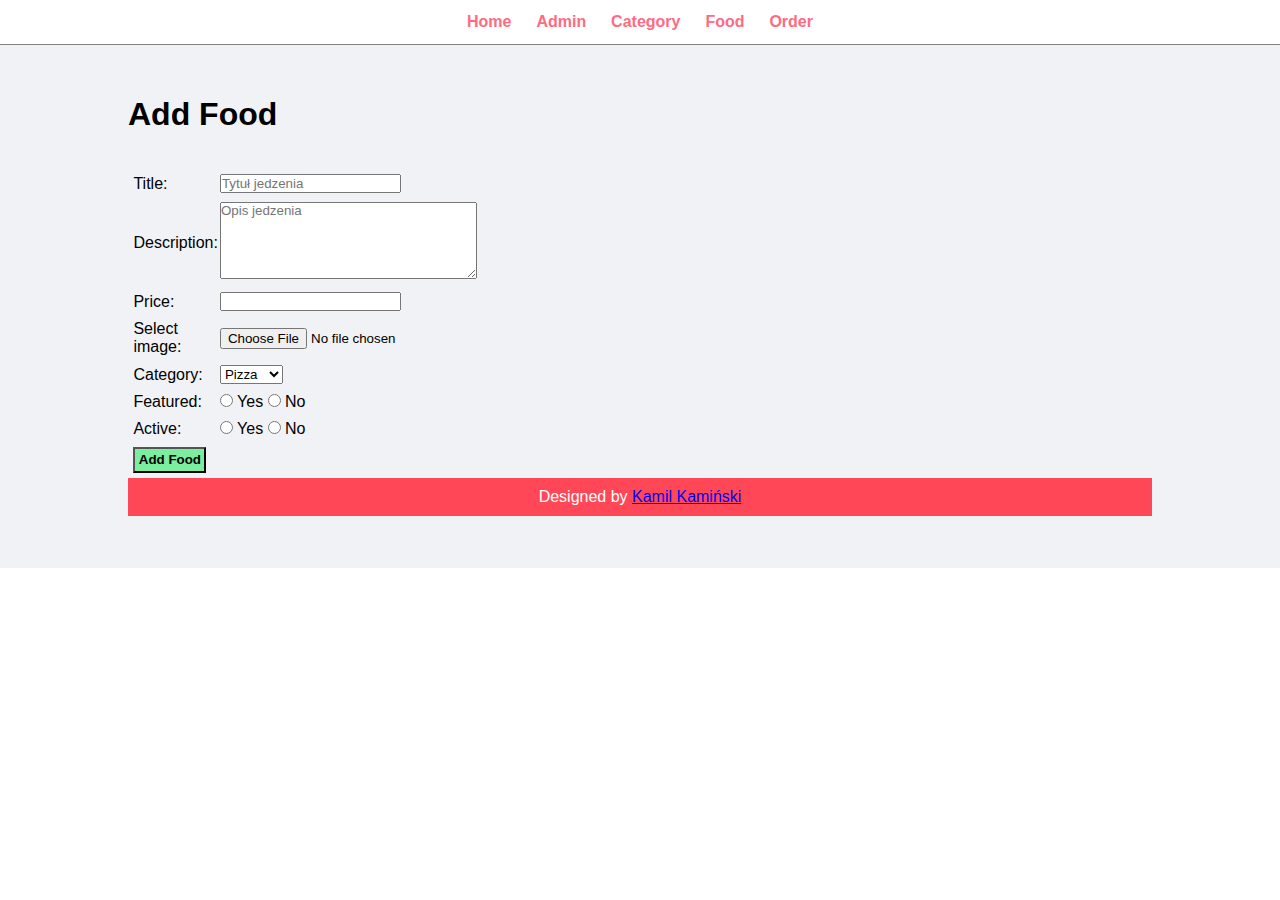
<file: admin/add-food.html>
<!DOCTYPE html>
<html lang="en">
  <head>
    <meta charset="UTF-8" />
    <meta http-equiv="X-UA-Compatible" content="IE=edge" />
    <meta name="viewport" content="width=device-width, initial-scale=1.0" />
    <link rel="stylesheet" href="/css/admin.css" />
    <title>Add Food</title>
  </head>
  <body>
    <!-- Sekcja menu -->
    <div class="menu text-center">
      <div class="wrapper">
        <ul>
          <li><a href="home.html">Home</a></li>
          <li><a href="manage-admin.html">Admin</a></li>
          <li><a href="manage-categories.html">Category</a></li>
          <li><a href="manage-food.html">Food</a></li>
          <li><a href="manage-order.html">Order</a></li>
        </ul>
      </div>
    </div>
    <!-- Sekcja menu się kończy -->

    <div class="main-content">
      <div class="wrapper">
        <h1>Add Food</h1>
        <br><br>

        <!-- Dodawanie jedzenia -->
        <form action="" method="POST">
            <table class="tbl-30">
                <tr>
                    <td>Title: </td>
                    <td>
                        <input type="text" name="title" placeholder="Tytuł jedzenia">
                    </td>
                </tr>
                <tr>
                    <td>Description: </td>
                    <td>
                        <textarea name="description" cols="30" rows="5" placeholder="Opis jedzenia"></textarea>
                    </td>
                </tr>
                <tr>
                    <td>Price: </td>
                    <td>
                        <input type="number" name="price">
                    </td>
                </tr>
                <tr>
                    <td>Select image: </td>
                    <td>
                        <input type="file" name="image">
                    </td>
                </tr>
                <tr>
                    <td>Category: </td>
                    <td>
                        <select name="category">
                            <option value="1">Pizza</option>
                            <option value="2">Burger</option>
                        </select>
                    </td>
                </tr>
                <tr>
                    <td>Featured: </td>
                    <td>
                        <input type="radio" name="featured" value="Yes"> Yes
                        <input type="radio" name="featured" value="No"> No
                    </td>
                </tr>
                <tr>
                    <td>Active: </td>
                    <td>
                        <input type="radio" name="active" value="Yes"> Yes
                        <input type="radio" name="active" value="No"> No
                    </td>
                </tr>
                <tr>
                    <td colspan="2">
                        <input type="submit" name="submit" value="Add Food" class="btn-secondary">
                    </td>
                </tr>
            </table>
        </form>
        <!-- Dodawanie jedzenia się kończy -->
        
    <!-- Stopka -->
    <div class="footer">
      <div class="wrapper">
        <p class="text-center">Designed by <a href="#">Kamil Kamiński</a></p>
      </div>
    </div>
    <!-- Stopka się kończy -->
  </body>
</html>
</file>
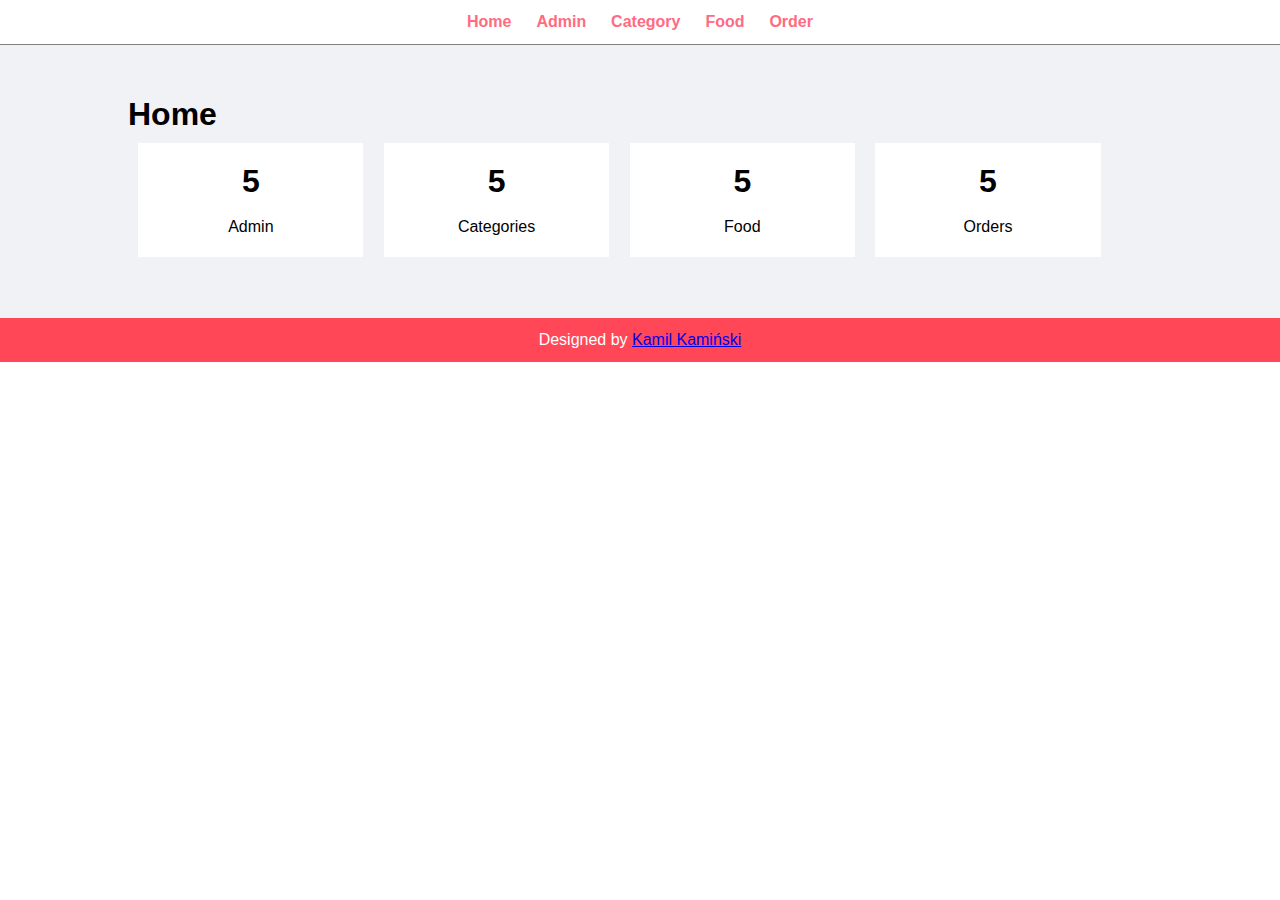
<file: admin/home.html>
<!DOCTYPE html>
<html lang="en">
  <head>
    <meta charset="UTF-8" />
    <meta http-equiv="X-UA-Compatible" content="IE=edge" />
    <meta name="viewport" content="width=device-width, initial-scale=1.0" />
    <link rel="stylesheet" href="/css/admin.css" />
    <title>Admin Homepage</title>
  </head>
  <body>
    <!-- Sekcja menu -->
    <div class="menu text-center">
      <div class="wrapper">
        <ul>
          <li><a href="home.html">Home</a></li>
          <li><a href="manage-admin.html">Admin</a></li>
          <li><a href="manage-categories.html">Category</a></li>
          <li><a href="manage-food.html">Food</a></li>
          <li><a href="manage-order.html">Order</a></li>
        </ul>
      </div>
    </div>
    <!-- Sekcja menu się kończy -->

    <!-- Główna sekcja  -->
    <div class="main-content">
      <div class="wrapper">
        <h1>Home</h1>
        <div class="col-4 text-center">
          <h1>5</h1>
          <br>
          Admin
        </div>
        <div class="col-4 text-center">
            <h1>5</h1>
            <br>
            Categories
          </div>
          <div class="col-4 text-center">
            <h1>5</h1>
            <br>
            Food
          </div>
          <div class="col-4 text-center">
            <h1>5</h1>
            <br>
            Orders
          </div>
          <div class="clearfix"></div>
      </div>
    </div>
    <!-- Główna sekcja się kończy -->

    <!-- Stopka -->
    <div class="footer">
      <div class="wrapper">
        <p class="text-center">Designed by <a href="#">Kamil Kamiński</a></p>
      </div>
    </div>
    <!-- Stopka się kończy -->
  </body>
</html>
</file>
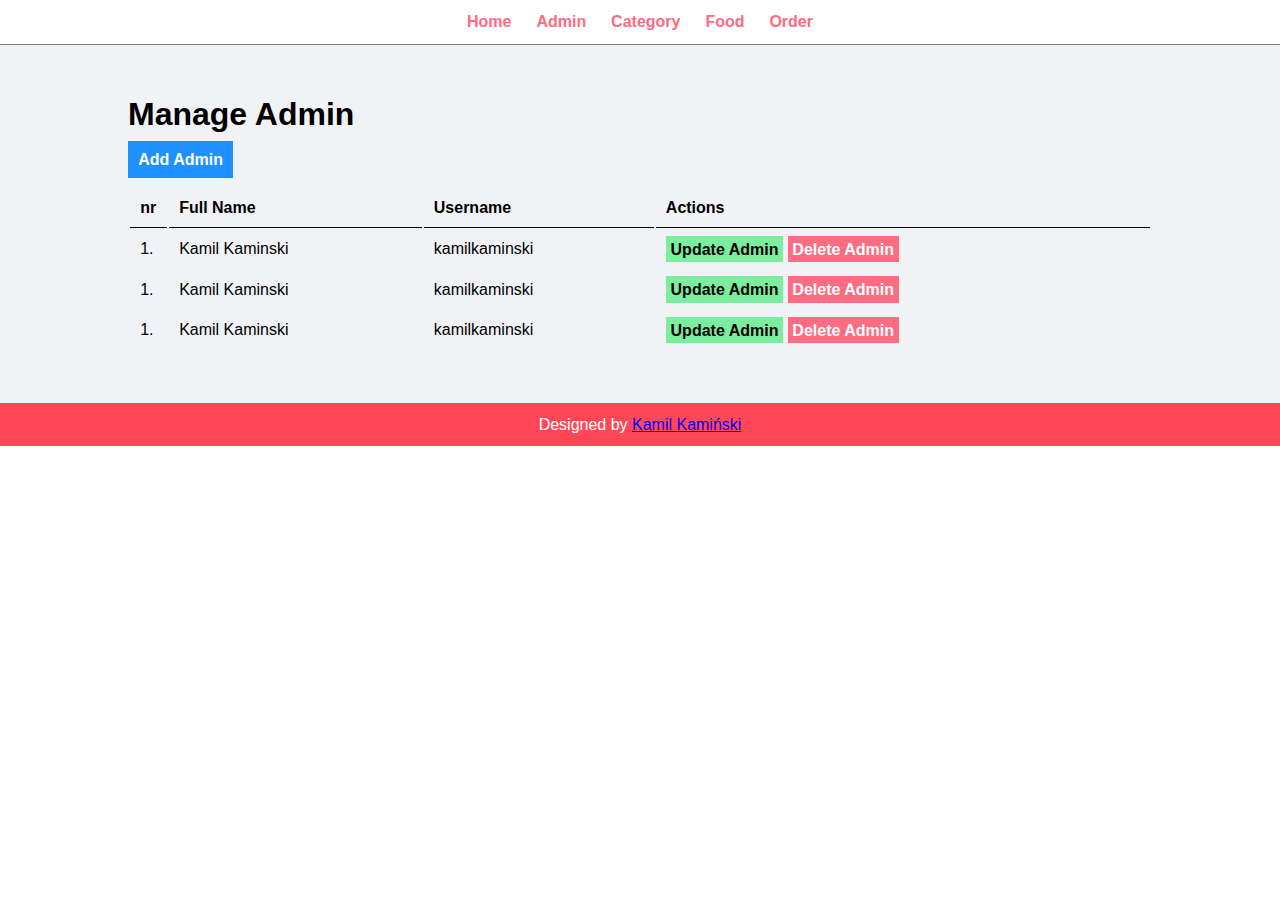
<file: admin/manage-admin.html>
<!DOCTYPE html>
<html lang="en">
  <head>
    <meta charset="UTF-8" />
    <meta http-equiv="X-UA-Compatible" content="IE=edge" />
    <meta name="viewport" content="width=device-width, initial-scale=1.0" />
    <link rel="stylesheet" href="/css/admin.css" />
    <title>Manage Admin</title>
  </head>
  <body>
    <!-- Sekcja menu -->
    <div class="menu text-center">
      <div class="wrapper">
        <ul>
          <li><a href="home.html">Home</a></li>
          <li><a href="manage-admin.html">Admin</a></li>
          <li><a href="manage-categories.html">Category</a></li>
          <li><a href="manage-food.html">Food</a></li>
          <li><a href="manage-order.html">Order</a></li>
        </ul>
      </div>
    </div>
    <!-- Sekcja menu się kończy -->

    <!-- Główna sekcja  -->
    <div class="main-content">
      <div class="wrapper">
        <h1>Manage Admin</h1>
        <br />

        <!-- Przycisk zeby dodac admina -->
        <a href="add-admin.html" class="btn-primary">Add Admin</a>
        <br />
        <br />

        <table class="tbl-full">
          <tr>
            <th>nr</th>
            <th>Full Name</th>
            <th>Username</th>
            <th>Actions</th>
          </tr>

          <tr>
            <td>1.</td>
            <td>Kamil Kaminski</td>
            <td>kamilkaminski</td>
            <td>
              <a href="#" class="btn-secondary">Update Admin</a>
              <a href="#" class="btn-danger">Delete Admin</a>
            </td>
          </tr>
          <tr>
            <td>1.</td>
            <td>Kamil Kaminski</td>
            <td>kamilkaminski</td>
            <td>
              <a href="#" class="btn-secondary">Update Admin</a>
              <a href="#" class="btn-danger">Delete Admin</a>
            </td>
          </tr>
          <tr>
            <td>1.</td>
            <td>Kamil Kaminski</td>
            <td>kamilkaminski</td>
            <td>
              <a href="#" class="btn-secondary">Update Admin</a>
              <a href="#" class="btn-danger">Delete Admin</a>
            </td>
          </tr>
        </table>
      </div>
    </div>
    <!-- Główna sekcja się kończy -->

    <!-- Stopka -->
    <div class="footer">
      <div class="wrapper">
        <p class="text-center">Designed by <a href="#">Kamil Kamiński</a></p>
      </div>
    </div>
    <!-- Stopka się kończy -->
  </body>
</html>
</file>
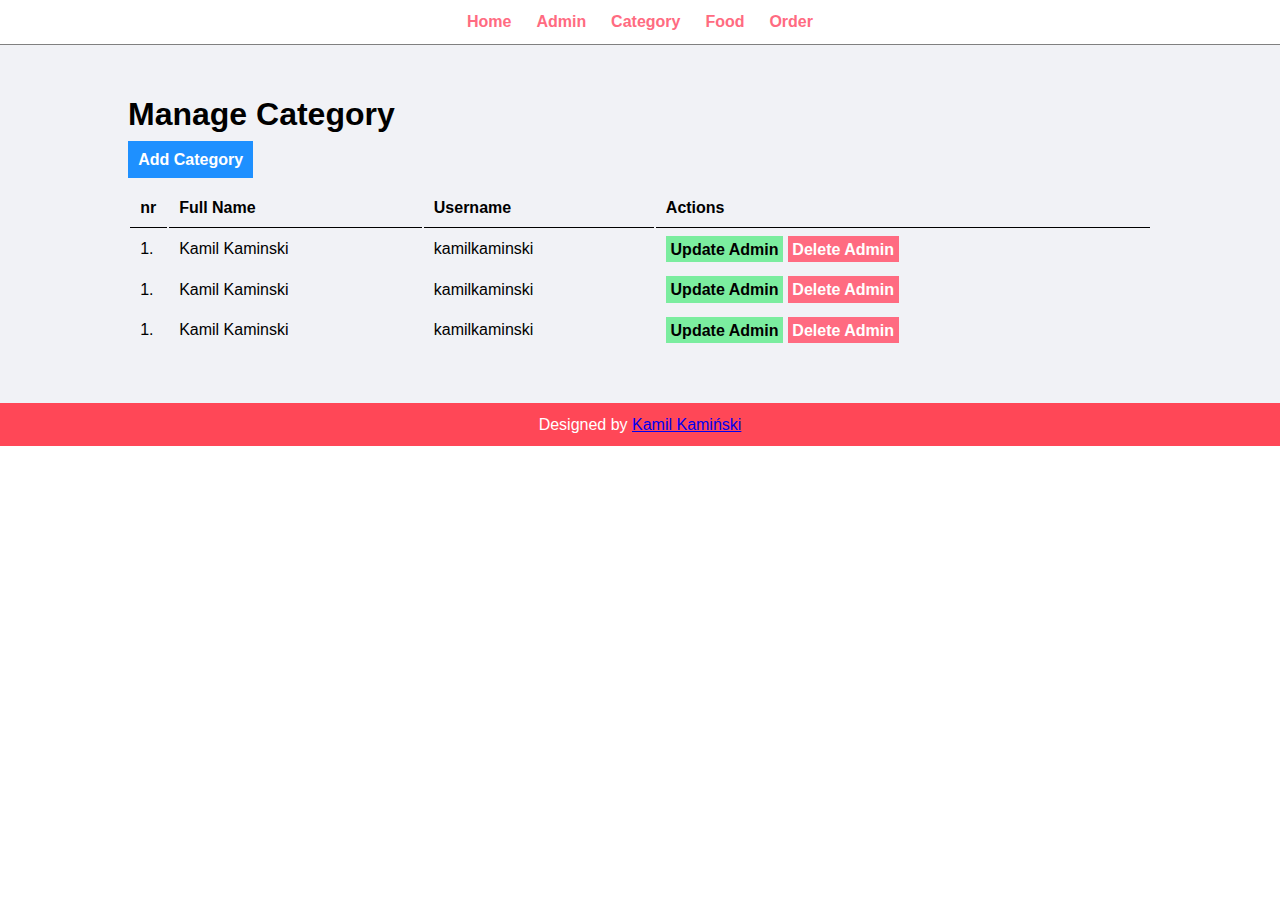
<file: admin/manage-categories.html>
<!DOCTYPE html>
<html lang="en">
  <head>
    <meta charset="UTF-8" />
    <meta http-equiv="X-UA-Compatible" content="IE=edge" />
    <meta name="viewport" content="width=device-width, initial-scale=1.0" />
    <link rel="stylesheet" href="/css/admin.css" />
    <title>Manage Categories</title>
  </head>
  <body>
    <!-- Sekcja menu -->
    <div class="menu text-center">
      <div class="wrapper">
        <ul>
          <li><a href="home.html">Home</a></li>
          <li><a href="manage-admin.html">Admin</a></li>
          <li><a href="manage-categories.html">Category</a></li>
          <li><a href="manage-food.html">Food</a></li>
          <li><a href="manage-order.html">Order</a></li>
        </ul>
      </div>
    </div>
    <!-- Sekcja menu się kończy -->

    <!-- Główna sekcja  -->
    <div class="main-content">
      <div class="wrapper">
        <h1>Manage Category</h1>
        <br>

        <!-- Przycisk zeby dodac kategorie -->
        <a href="add-category.html" class="btn-primary">Add Category</a>
        <br>
        <br>
        
        <table class="tbl-full">
          <tr>
            <th>nr</th>
            <th>Full Name</th>
            <th>Username</th>
            <th>Actions</th>
          </tr>

          <tr>
            <td>1. </td>
            <td>Kamil Kaminski</td>
            <td>kamilkaminski</td>
            <td>
              <a href="#" class="btn-secondary">Update Admin</a>
              <a href="#" class="btn-danger">Delete Admin</a>
            </td>
          </tr>
          <tr>
            <td>1. </td>
            <td>Kamil Kaminski</td>
            <td>kamilkaminski</td>
            <td>
              <a href="#" class="btn-secondary">Update Admin</a>
              <a href="#" class="btn-danger">Delete Admin</a>
            </td>
          </tr>
          <tr>
            <td>1. </td>
            <td>Kamil Kaminski</td>
            <td>kamilkaminski</td>
            <td>
              <a href="#" class="btn-secondary">Update Admin</a>
              <a href="#" class="btn-danger">Delete Admin</a>
            </td>
          </tr>

        </table>

      </div>
    </div>
    <!-- Główna sekcja się kończy -->
    <!-- Główna sekcja się kończy -->

    <!-- Stopka -->
    <div class="footer">
      <div class="wrapper">
        <p class="text-center">Designed by <a href="#">Kamil Kamiński</a></p>
      </div>
    </div>
    <!-- Stopka się kończy -->
  </body>
</html>
</file>
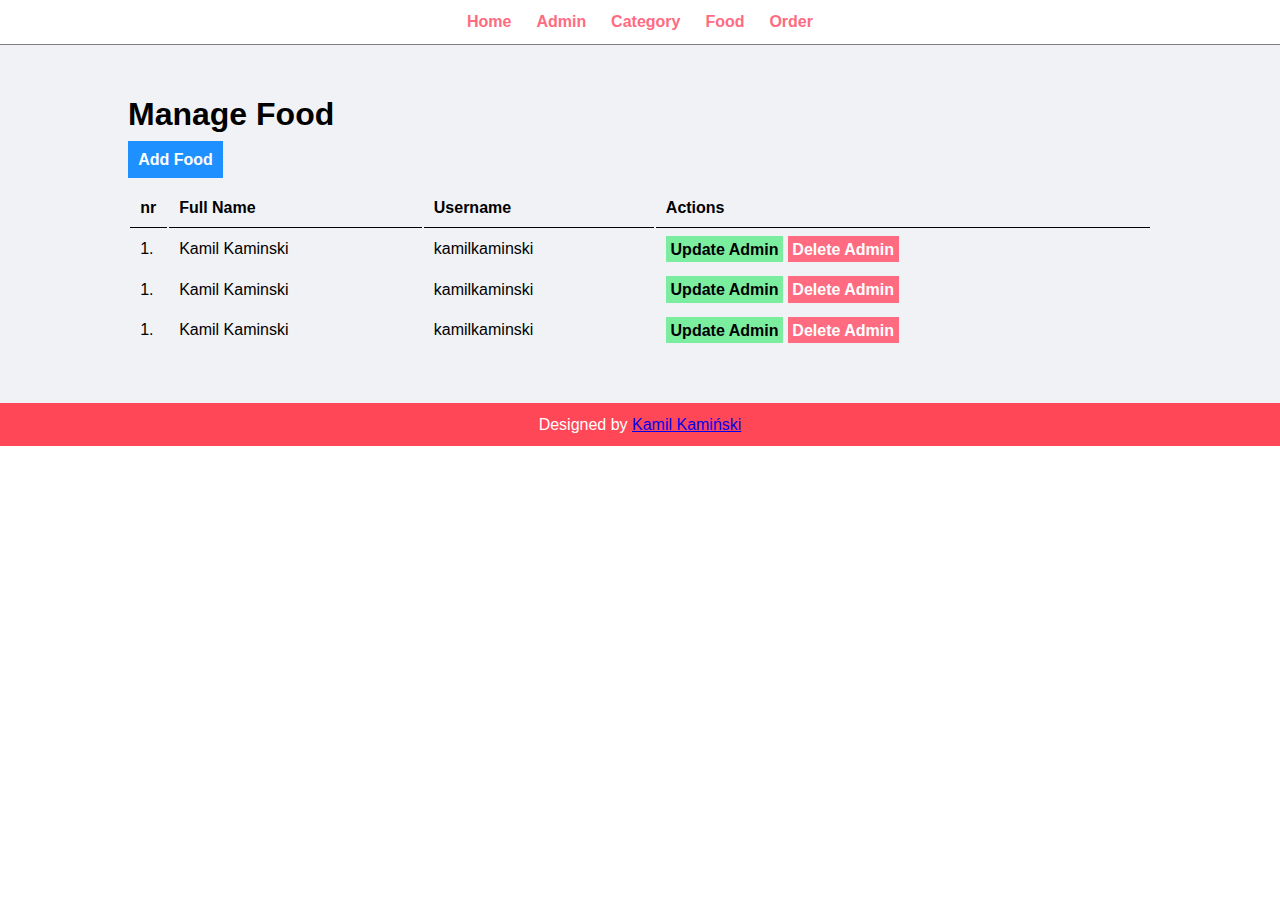
<file: admin/manage-food.html>
<!DOCTYPE html>
<html lang="en">
  <head>
    <meta charset="UTF-8" />
    <meta http-equiv="X-UA-Compatible" content="IE=edge" />
    <meta name="viewport" content="width=device-width, initial-scale=1.0" />
    <link rel="stylesheet" href="/css/admin.css" />
    <title>Manage Food</title>
  </head>
  <body>
    <!-- Sekcja menu -->
    <div class="menu text-center">
      <div class="wrapper">
        <ul>
          <li><a href="home.html">Home</a></li>
          <li><a href="manage-admin.html">Admin</a></li>
          <li><a href="manage-categories.html">Category</a></li>
          <li><a href="manage-food.html">Food</a></li>
          <li><a href="manage-order.html">Order</a></li>
        </ul>
      </div>
    </div>
    <!-- Sekcja menu się kończy -->

    <div class="main-content">
      <div class="wrapper">
        <h1>Manage Food</h1>
        <br>

        <!-- Przycisk zeby dodac jedzenie -->
        <a href="add-food.html" class="btn-primary">Add Food</a>
        <br>
        <br>
        
        <!-- Dodawanie kategorii -->
        <table class="tbl-full">
          <tr>
            <th>nr</th>
            <th>Full Name</th>
            <th>Username</th>
            <th>Actions</th>
          </tr>

          <tr>
            <td>1. </td>
            <td>Kamil Kaminski</td>
            <td>kamilkaminski</td>
            <td>
              <a href="#" class="btn-secondary">Update Admin</a>
              <a href="#" class="btn-danger">Delete Admin</a>
            </td>
          </tr>
          <tr>
            <td>1. </td>
            <td>Kamil Kaminski</td>
            <td>kamilkaminski</td>
            <td>
              <a href="#" class="btn-secondary">Update Admin</a>
              <a href="#" class="btn-danger">Delete Admin</a>
            </td>
          </tr>
          <tr>
            <td>1. </td>
            <td>Kamil Kaminski</td>
            <td>kamilkaminski</td>
            <td>
              <a href="#" class="btn-secondary">Update Admin</a>
              <a href="#" class="btn-danger">Delete Admin</a>
            </td>
          </tr>

        </table>

      </div>
    </div>
    <!-- Dodawanie kategorii się kończy-->

    <!-- Stopka -->
    <div class="footer">
      <div class="wrapper">
        <p class="text-center">Designed by <a href="#">Kamil Kamiński</a></p>
      </div>
    </div>
    <!-- Stopka się kończy -->
  </body>
</html>
</file>
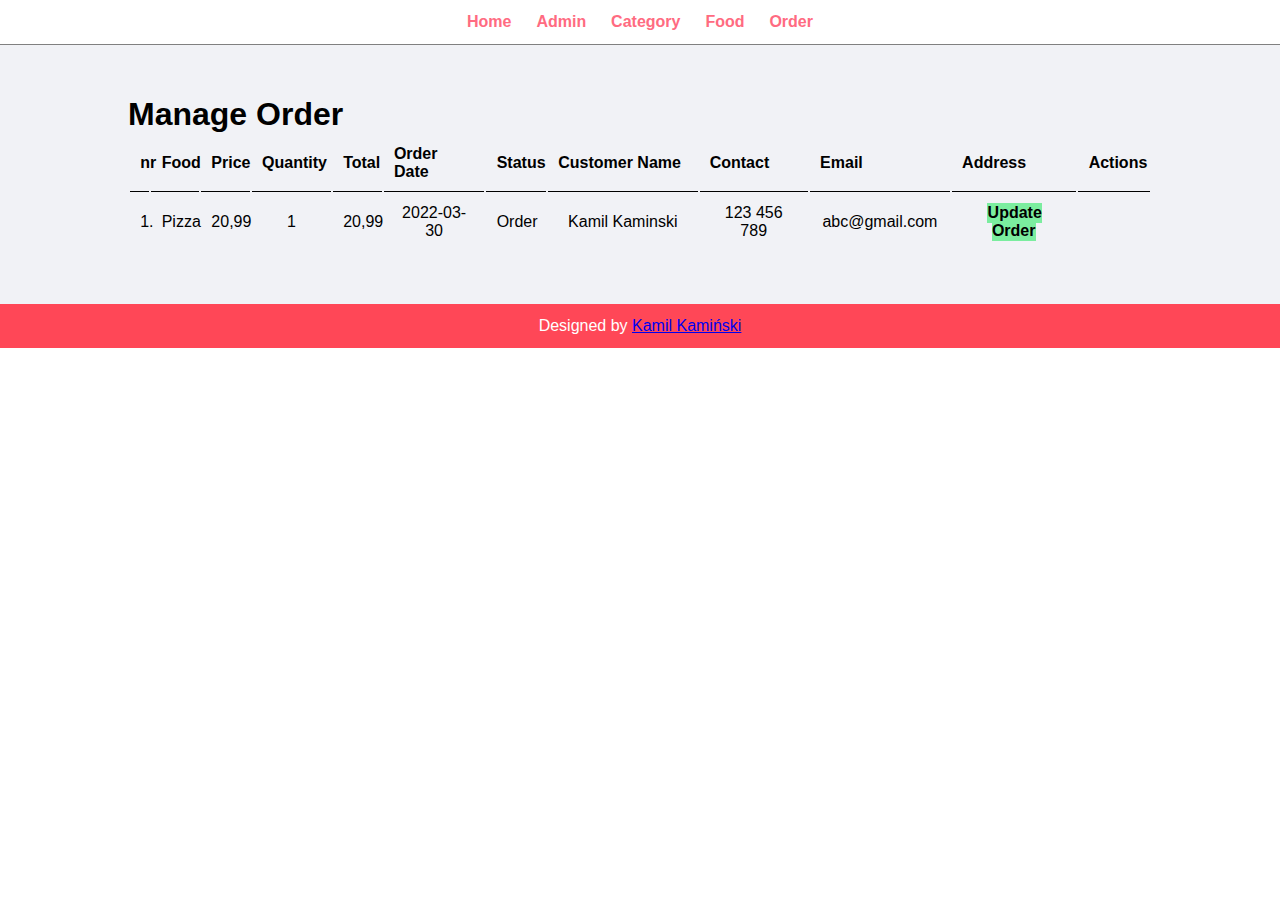
<file: admin/manage-order.html>
<!DOCTYPE html>
<html lang="en">
  <head>
    <meta charset="UTF-8" />
    <meta http-equiv="X-UA-Compatible" content="IE=edge" />
    <meta name="viewport" content="width=device-width, initial-scale=1.0" />
    <link rel="stylesheet" href="/css/admin.css" />
    <title>Manage Order</title>
  </head>
  <body>
    <!-- Sekcja menu -->
    <div class="menu text-center">
      <div class="wrapper">
        <ul>
          <li><a href="home.html">Home</a></li>
          <li><a href="manage-admin.html">Admin</a></li>
          <li><a href="manage-categories.html">Category</a></li>
          <li><a href="manage-food.html">Food</a></li>
          <li><a href="manage-order.html">Order</a></li>
        </ul>
      </div>
    </div>
    <!-- Sekcja menu się kończy -->

    <!-- Tabela zamowien  -->
    <div class="main-content">
      <div class="wrapper">
        <h1>Manage Order</h1>

        <table class="tbl-full">
          <tr>
            <th>nr</th>
            <th>Food</th>
            <th>Price</th>
            <th>Quantity</th>
            <th>Total</th>
            <th>Order Date</th>
            <th>Status</th>
            <th>Customer Name</th>
            <th>Contact</th>
            <th>Email</th>
            <th>Address</th>
            <th>Actions</th>
          </tr>

          <tr class="text-center">
            <td>1.</td>
            <td>Pizza</td>
            <td>20,99</td>
            <td>1</td>
            <td>20,99</td>
            <td>2022-03-30</td>
            <td>Order</td>
            <td>Kamil Kaminski</td>
            <td>123 456 789</td>
            <td>abc@gmail.com</td>
            <td>
              <a href="#" class="btn-secondary">Update Order</a>
            </td>
          </tr>
        </table>
      </div>
    </div>
    <!-- Tabela zamówień się kończy -->

    <!-- Stopka -->
    <div class="footer">
      <div class="wrapper">
        <p class="text-center">Designed by <a href="#">Kamil Kamiński</a></p>
      </div>
    </div>
    <!-- Stopka się kończy -->
  </body>
</html>
</file>
<file: css/style.css>
/* CSS dla wszystkiego */
* {
  margin: 0 0;
  padding: 0 0;
  font-family: Arial, Helvetica, sans-serif;
}
.container {
  width: 80%;
  margin: 0 auto;
  padding: 1%;
}
.img-responsive {
  width: 100%;
}
.img-curve {
  border-radius: 15px;
}
.text-right {
  text-align: right;
}
.text-center {
  text-align: center;
}
.text-white {
  color: white;
}
.margin-top {
  margin-top: 2%;
}
.clearfix {
  clear: both;
  float: none;
}
a {
  color: #ff6b81;
  text-decoration: none;
}
a:hover {
  color: #ff4757;
}
.btn {
  padding: 1%;
  border: none;
  font-size: 1rem;
  border-radius: 5px;
}
.btn-primary {
  background-color: #ff6b81;
  color: white;
  cursor: pointer;
}
.btn-primary:hover {
  color: white;
  background-color: #ff4757;
}
h2 {
  color: #2f3542;
  font-size: 2rem;
  margin-bottom: 2%;
}
h3 {
  font-size: 1.5rem;
}
.float-container {
  position: relative;
}
.float-text {
  position: absolute;
  bottom: 50px;
  left: 40%;
}
fieldset {
  border: 1px solid white;
  margin: 5%;
  padding: 3%;
  border-radius: 5px;
}

/* CSS dla Navbaru */
.logo {
  width: 9%;
  float: left;
}
.menu {
  line-height: 60px;
}
.menu ul {
  list-style-type: none;
}
.menu ul li {
  display: inline;
  padding: 1%;
  font-weight: bold;
}

/* CSS dla wyszukiwania jedzenia */
.food-search {
  background-image: url(../images/bg1.jpg);
  background-size: cover;
  background-repeat: no-repeat;
  background-position: center;
  padding: 7% 0;
}
.food-search input[type="search"] {
  width: 50%;
  padding: 1%;
  font-size: 1rem;
  border: none;
  border-radius: 5px;
}

/* CSS dla kategorii*/
.categories {
  padding: 4% 0;
}
.box-3 {
  width: 28%;
  float: left;
  margin: 2%;
}
.categories-section {
  padding: 4% 0;
  background-color: #ececec;
}

/* CSS dla menu */
.food-menu {
  background-color: #ececec;
  padding: 5% 0;
}
.food-menu-box {
  width: 43%;
  margin: 1%;
  padding: 2%;
  float: left;
  background-color: white;
  border-radius: 15px;
}
.food-menu-title {
  text-align: center;
  font-size: 3rem;
  padding: 2%;
}
.food-menu-img {
  width: 20%;
  float: left;
}
.food-menu-desc {
  width: 70%;
  float: left;
  margin-left: 8%;
}
.food-price {
  font-size: 1.2rem;
  margin: 2% 0;
}
.food-detail {
  font-size: 1rem;
  color: #747d8c;
}

/* CSS dla kontaktu */
.contact-wrapper {
  display: flex;
  align-items: stretch;
  justify-content: center;
  flex-wrap: wrap;
  gap: 2rem;
  margin: 3%;
}
.contact-info-item {
  background-color: #ececec;
  padding: 4%;
  text-align: center;
  border-radius: 12px;
  width: 45%;
}
.contact-info-icon {
  width: 50%;
  margin: 0 auto;
  margin-bottom: 1.5rem;
}
.contact-info-title {
  font-size: 1.8rem;
  font-weight: 500;
  margin-bottom: 1rem;
}

/* CSS dla sociali */
.social ul {
  list-style-type: none;
}
.social ul li {
  display: inline;
  padding: 1%;
}
.container-order {
  width: 80%;
  margin: 7% auto;
}

/* CSS dla zamowienia */
.order {
  width: 50%;
  margin: 0 auto;
}
.input-responsive {
  width: 96%;
  padding: 1%;
  margin-bottom: 3%;
  border: none;
  border-radius: 5px;
  font-size: 1rem;
}
.order-label {
  margin-bottom: 1%;
  font-weight: bold;
}

/* CSS dla mobilnego urzadzenia/mniejszego ekranu */
@media only screen and (max-width: 768px) {
  .logo {
    width: 80%;
    float: none;
    margin: 1% auto;
  }
  .menu ul {
    text-align: center;
  }
  .food-search input[type="search"] {
    width: 90%;
    padding: 1%;
    margin-bottom: 3%;
  }
  .btn {
    width: 90%;
    padding: 2%;
  }
  .food-search {
    padding: 10% 0;
  }
  .categories {
    padding: 10% 0;
  }
  h2 {
    margin-bottom: 10%;
  }
  .box-3 {
    width: 90%;
    margin: 4% auto;
  }
  .food-menu {
    padding: 10% 0;
  }
  .food-menu-box {
    width: 90%;
    padding: 5%;
    margin-bottom: 5%;
  }
  .social {
    padding: 5% 0;
  }
  .order {
    width: 90%;
  }
}
</file>
<file: css/admin.css>
/* CSS dla wszystkiego */

* {
  margin: 0;
  padding: 0;
  font-family: Arial, Helvetica, sans-serif;
}

.wrapper {
  padding: 1%;
  width: 80%;
  margin: 0 auto;
}

.text-center {
  text-align: center;
}

.clearfix {
  float: none;
  clear: both;
}
.tbl-full {
  width: 100%;
}
.tbl-30 {
  width: 30%;
}
table tr th {
  border-bottom: 1px solid black;
  padding: 1%;
  text-align: left;
}
table tr td {
  padding: 1%;
}
.btn-primary {
  background-color: #1e90ff;
  padding: 1%;
  color: white;
  text-decoration: none;
  font-weight: bold;
}
.btn-primary:hover {
  background-color: #3742fa;
}
.btn-secondary {
  background-color: #7bed9f;
  padding: 1%;
  color: black;
  text-decoration: none;
  font-weight: bold;
}
.btn-secondary:hover {
  background-color: #2ed573;
}
.btn-danger {
  background-color: #ff6b81;
  padding: 1%;
  color: white;
  text-decoration: none;
  font-weight: bold;
}
.btn-danger:hover {
  background-color: #ff4757;
}

/* CSS dla menu */
.menu {
  border-bottom: 1px solid grey;
}
.menu ul {
  list-style-type: none;
}
.menu ul li {
  display: inline;
  padding: 1%;
}
.menu ul li a {
  text-decoration: none;
  font-weight: bold;
  color: #ff6b81;
}
.menu ul li a:hover {
  color: #ff4757;
}

/* CSS dla głównej sekcji */
.main-content {
  background-color: #f1f2f6;
  padding: 3% 0;
}
.col-4 {
  width: 18%;
  background-color: white;
  margin: 1%;
  padding: 2%;
  float: left;
}

/* CSS dla stopki */
.footer {
  background-color: #ff4757;
  color: white;
}
</file>
